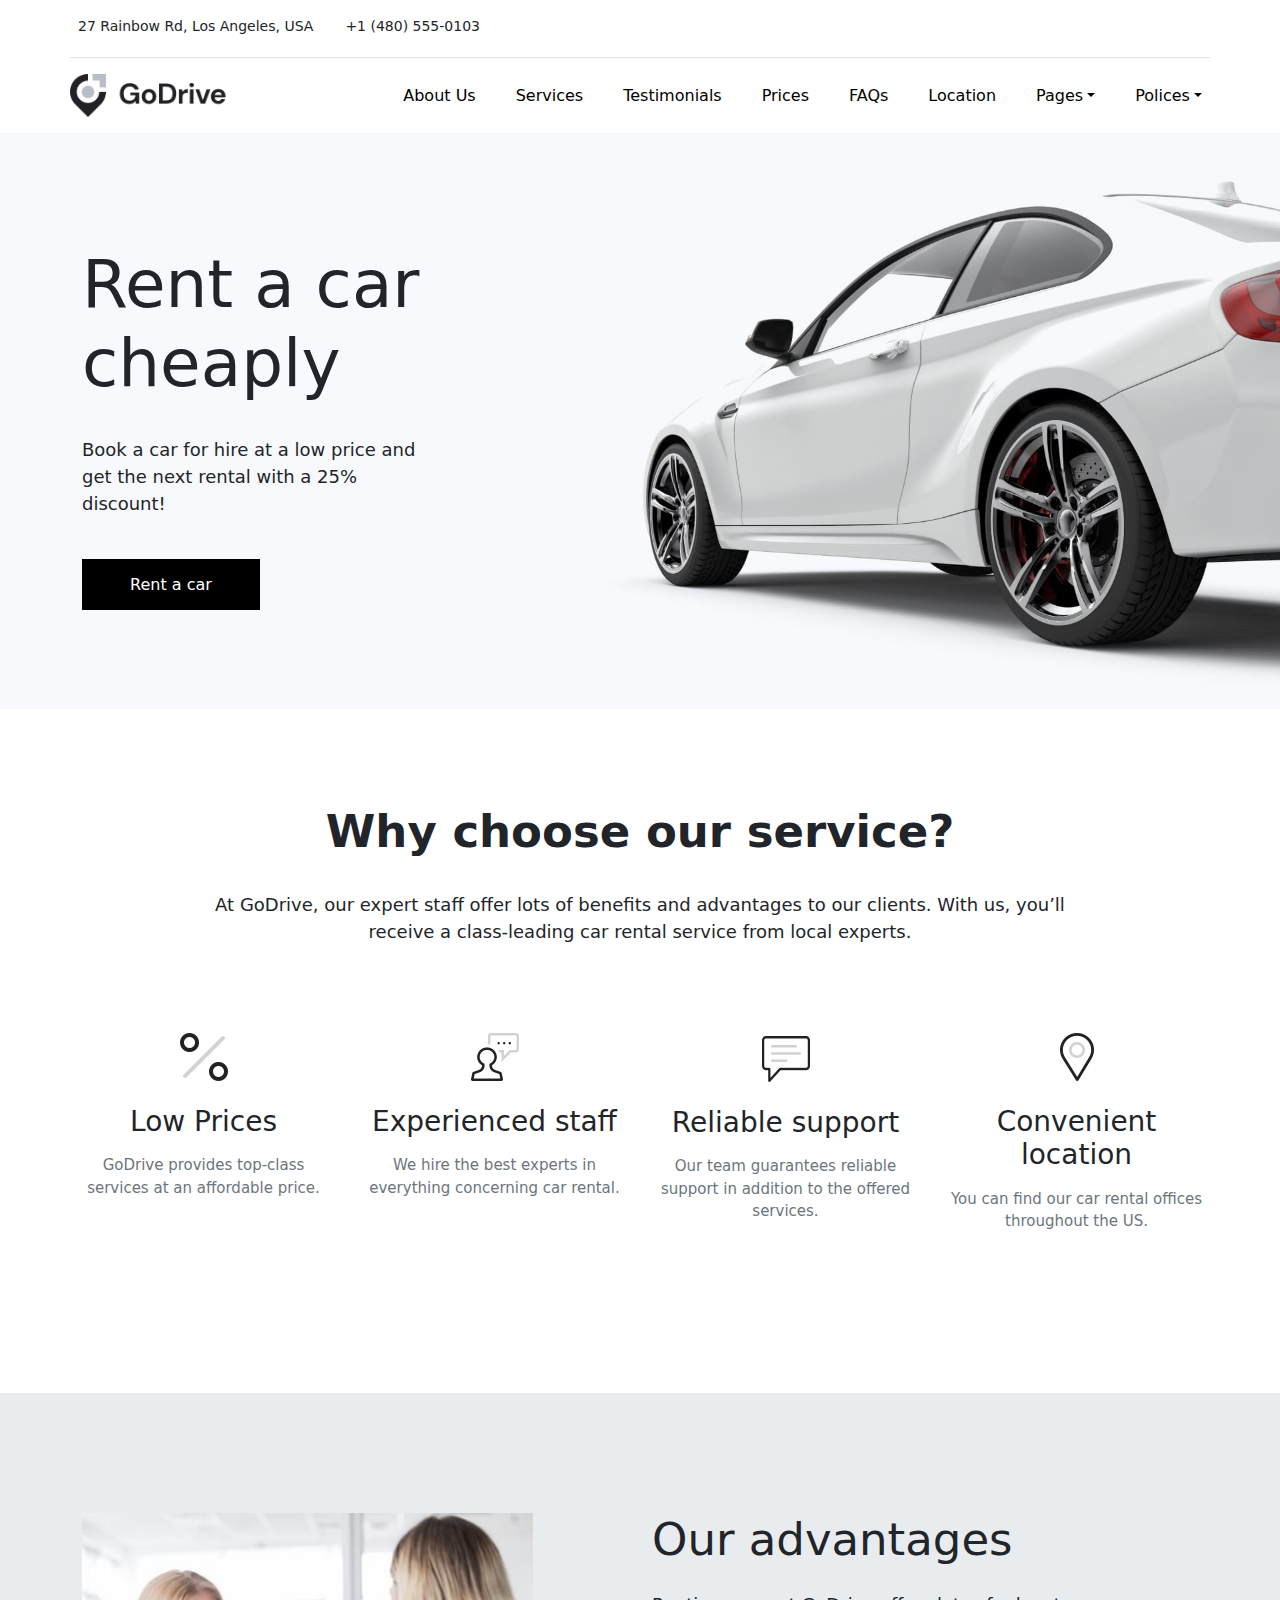
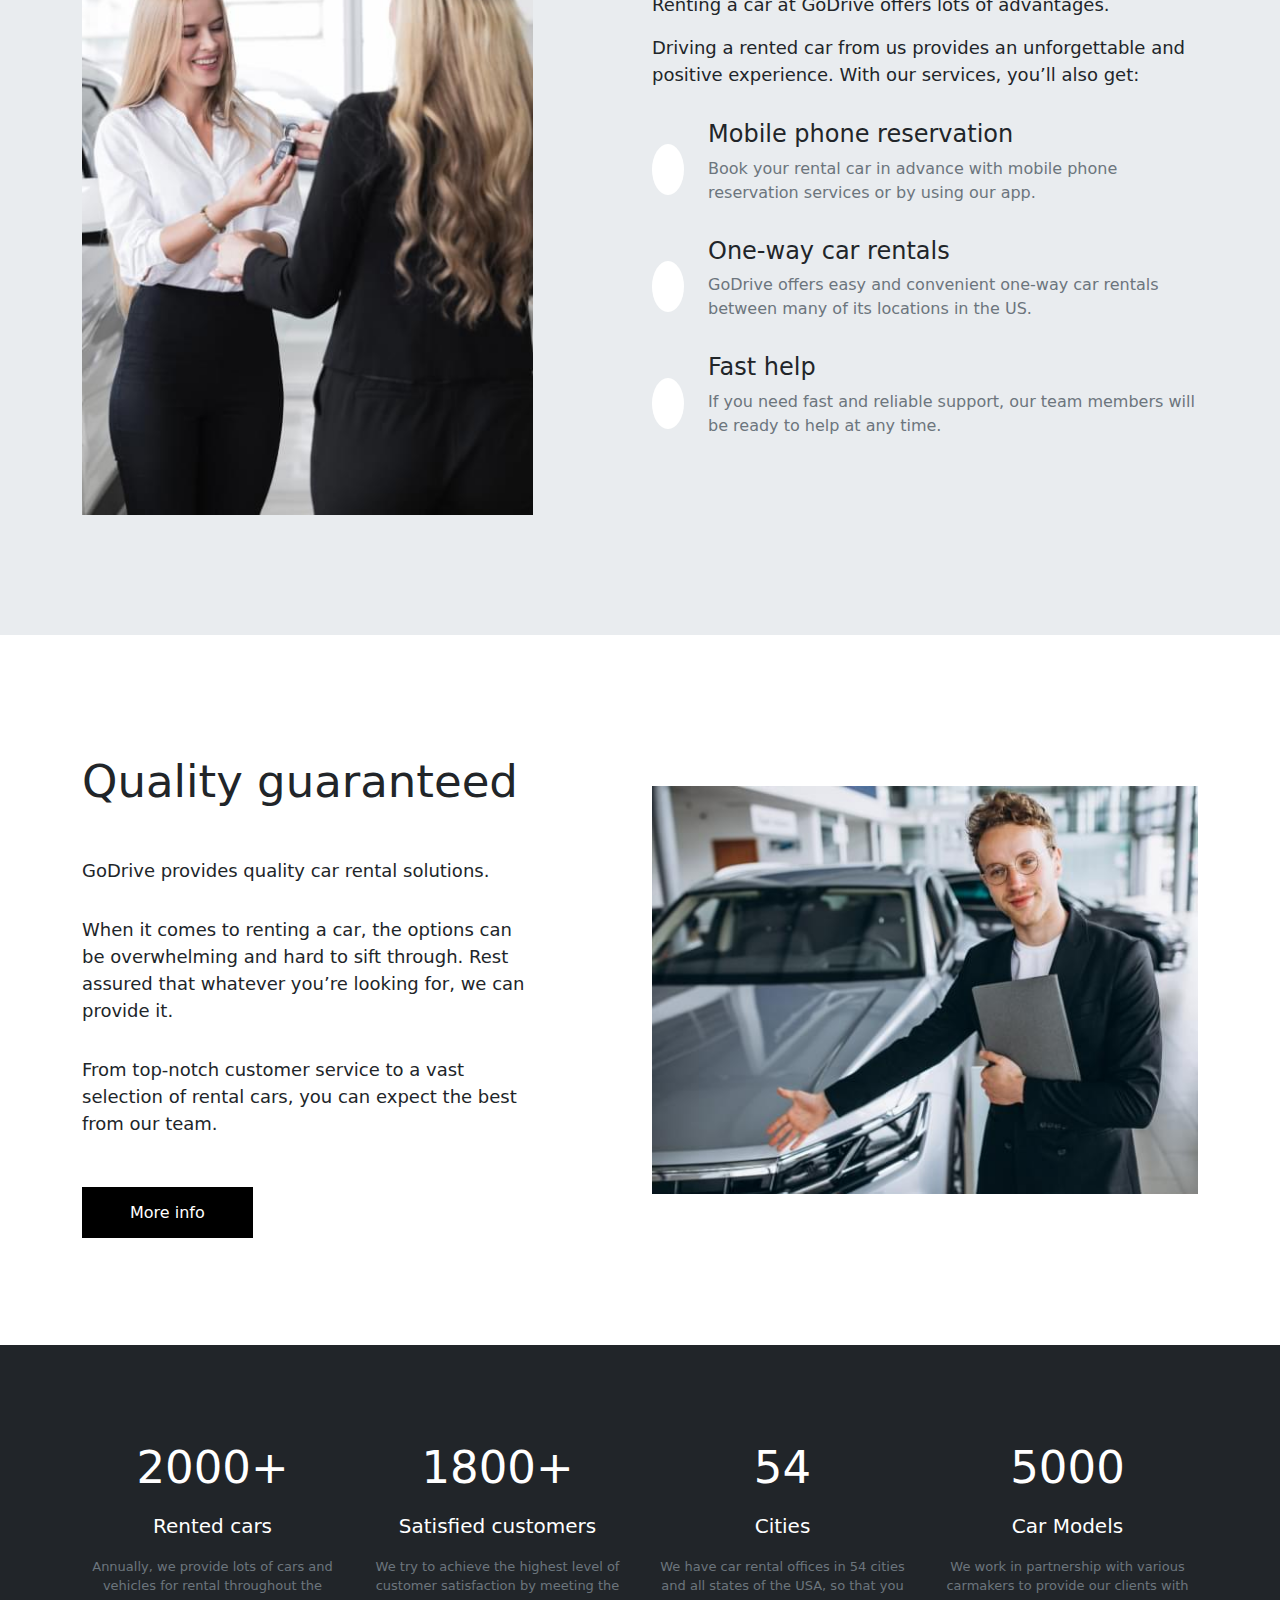
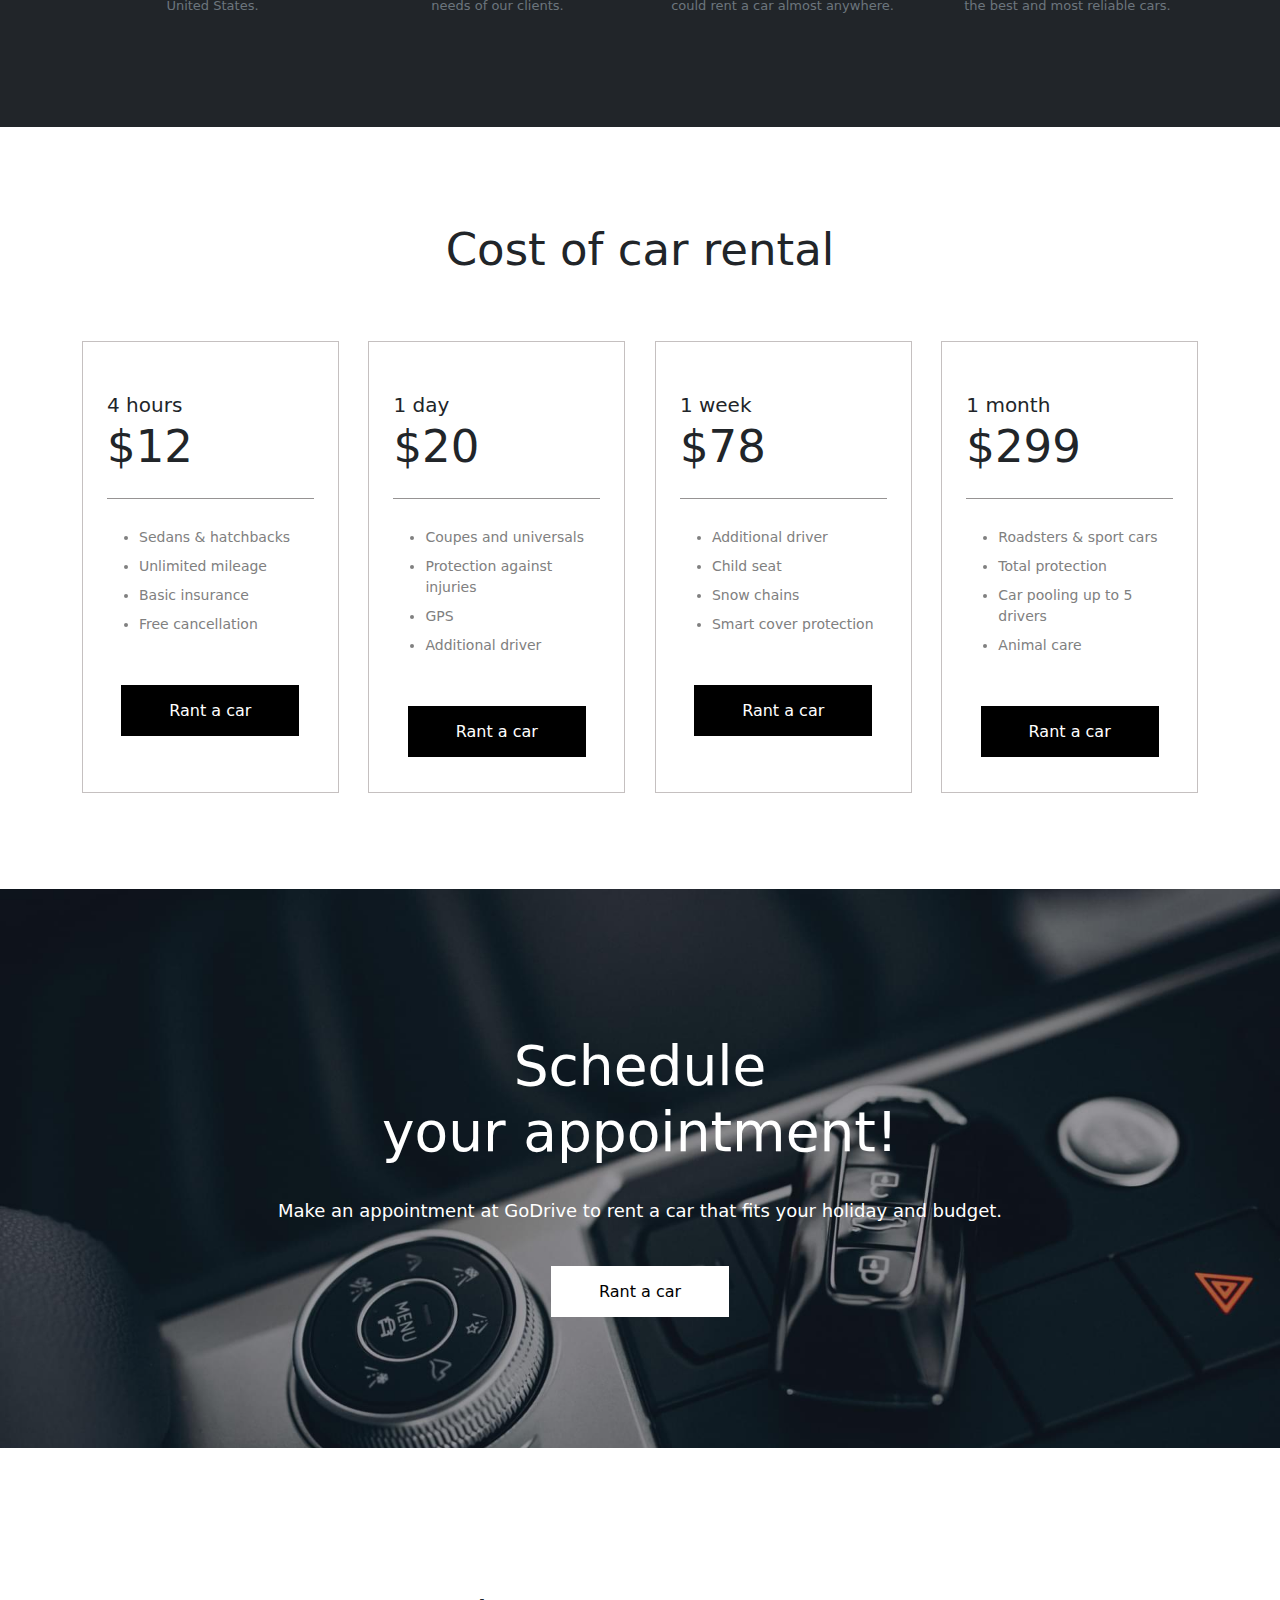
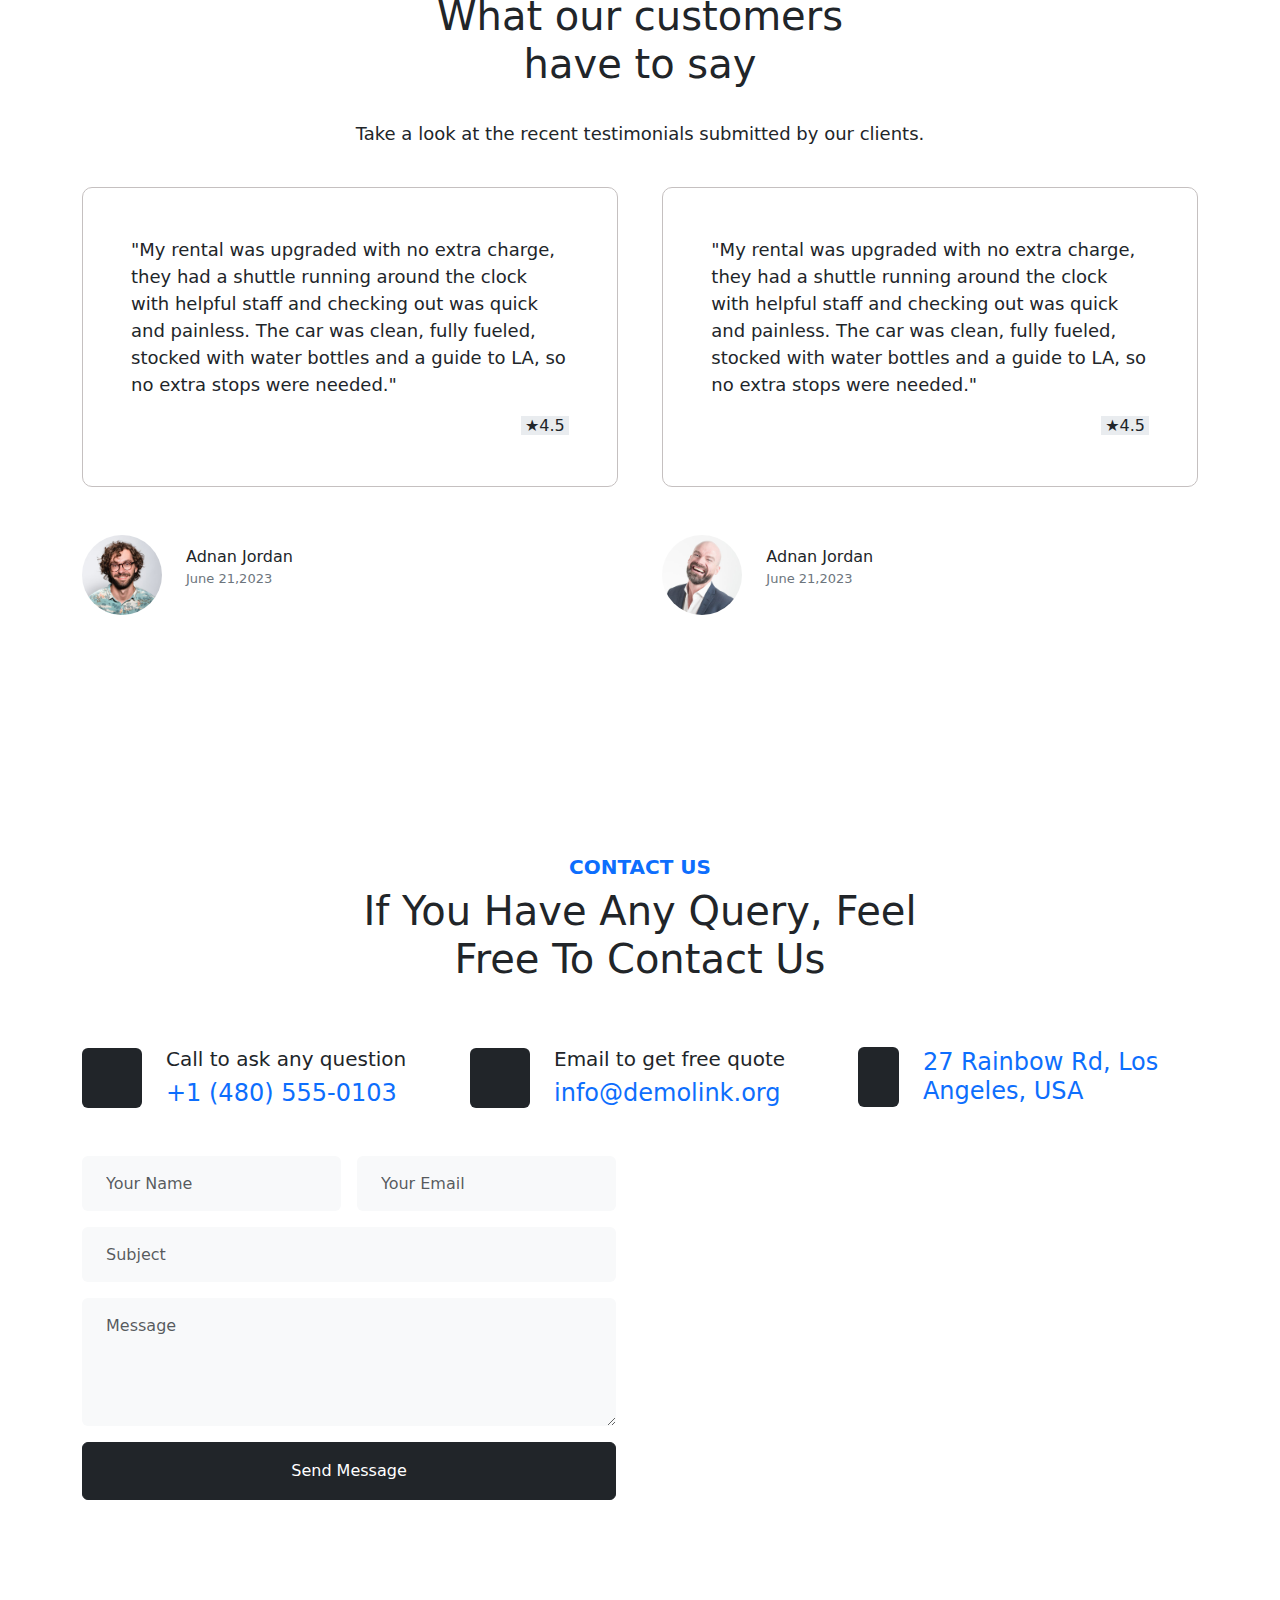
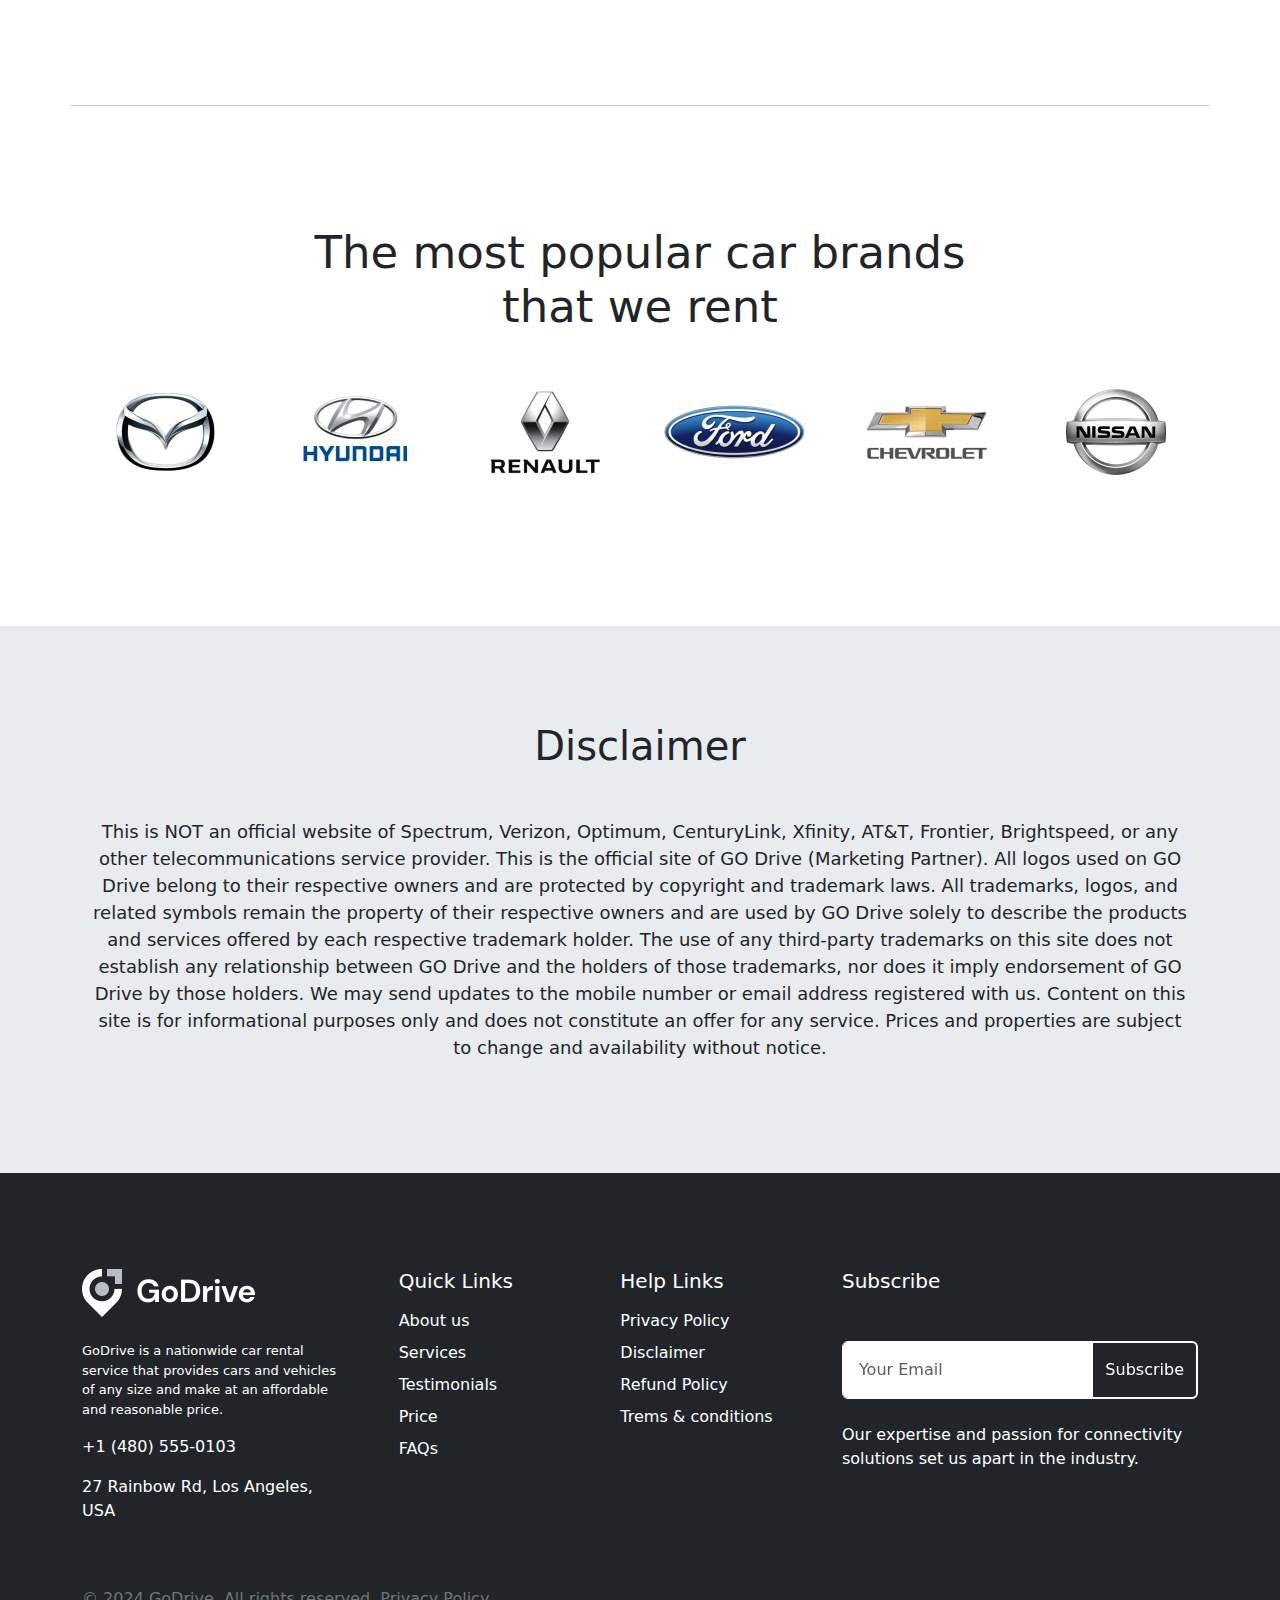
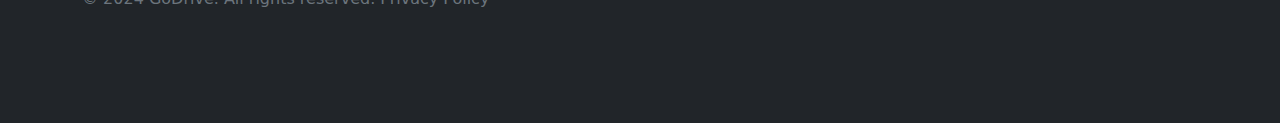
<file: index.html>
<!DOCTYPE html>
<html lang="en">
<head>
    <meta charset="UTF-8">
    <meta name="viewport" content="width=device-width, initial-scale=1.0">
    <link rel="stylesheet" href="https://cdnjs.cloudflare.com/ajax/libs/font-awesome/6.6.0/css/all.min.css" integrity="sha512-Kc323vGBEqzTmouAECnVceyQqyqdsSiqLQISBL29aUW4U/M7pSPA/gEUZQqv1cwx4OnYxTxve5UMg5GT6L4JJg==" crossorigin="anonymous" referrerpolicy="no-referrer" />
    <link href="https://cdn.jsdelivr.net/npm/bootstrap@5.3.3/dist/css/bootstrap.min.css" rel="stylesheet" integrity="sha384-QWTKZyjpPEjISv5WaRU9OFeRpok6YctnYmDr5pNlyT2bRjXh0JMhjY6hW+ALEwIH" crossorigin="anonymous">
    <link rel="stylesheet" href="style.css">
    <script src="https://cdn.jsdelivr.net/npm/@popperjs/core@2.11.8/dist/umd/popper.min.js" integrity="sha384-I7E8VVD/ismYTF4hNIPjVp/Zjvgyol6VFvRkX/vR+Vc4jQkC+hVqc2pM8ODewa9r" crossorigin="anonymous"></script>
    <script src="https://cdn.jsdelivr.net/npm/bootstrap@5.3.3/dist/js/bootstrap.min.js" integrity="sha384-0pUGZvbkm6XF6gxjEnlmuGrJXVbNuzT9qBBavbLwCsOGabYfZo0T0to5eqruptLy" crossorigin="anonymous"></script>
    <title>GoDrive-Car Rental </title>
</head>
<body>
    <div class="container-fluid px-0 p-0 ">

        <!-- navbar start  -->
        
     <!-- Topbar Start -->
  <div class="container-lg   d-none d-lg-block p-0 border-bottom pb-2 pt-1">
    <div class="row  align-items-center justify-content-between ">
        <div class="col-lg-6 text-start text-lg-start mb-2 mb-lg-0 ">
            <div class="d-inline-flex align-items-center" style="height: 45px">
                <small class="me-4  "><i class="fa fa-map-marker-alt me-2 fa-lg" ></i>27 Rainbow Rd, Los Angeles, USA</small>
                <small class=" "><i class="fa-solid fa-phone me-2 fa-lg"></i>+1 (480) 555-0103</small>
                <!-- <a href="https://wa.me/18555982158" class="btn text-black bg-white py-1 px-2 ms-3">9am - 6pm Eastern Time, Mon - Sat</a> -->
            </div>
            
        </div>
        <div class="col-lg-4 text-end  gap-3  text-lg-end d-flex justify-content-end ">
         <div> <a href="/"><i class="fa-brands fa-facebook-f" style="color: #061632;"></i></a></div>
         <div> <a href="/"> <i class="fa-brands fa-youtube" style="color: #061632;"></i></a></div>
         <div> <a href="/"> <i class="fa-brands fa-twitter" style="color: #061632;"></i></a></div>
         <div><a href="/"> <i class="fa-brands fa-instagram" style="color: #061632;"></i></a></div>
        </div>
    </div>
</div>
<!-- Topbar End -->

 <!-- Navbar & Carousel Start -->
  <div class="container-fluid bg-body  position-sticky top-0">

      <div class="container-lg container-fluid px-lg-0 px-sm-5 px-3  p-0 py-3 ">
          <nav class="navbar navbar-expand-lg navbar-dark  py-3 py-lg-0 ">
         <a href="index.html" class="navbar-brand p-0">
             
             
             <h2 class="m-0  text-primary">
                 <img src="./images/logo-default-416x96.png" alt="" width="90%">
                </h2>
            
      </a>
      <button class="navbar-toggler" type="button" data-bs-toggle="collapse" data-bs-target="#navbarCollapse">
          <span class="fa fa-bars "  style="color: #061632; " ></span>
        </button>
        <div class="collapse navbar-collapse" id="navbarCollapse">
            <div class="navbar-nav ms-auto py-0 gap-4 fw-medium">
                <a href="/" class="nav-item nav-link text-black active">About Us</a>
                <a href="#" class="nav-link text-black  " data-bs-toggle="dropdown"> Services</a>
              <a href="#" class="nav-link text-black ">Testimonials</a>
              <a href="/" class="nav-item nav-link text-black">Prices</a>
              <a href="/" class="nav-item nav-link text-black">FAQs</a>
              <a href="/" class="nav-item nav-link text-black">Location</a>
              <div class="nav-item dropdown">
                  <a
                  href="#"
                  class="nav-link text-black dropdown-toggle"
                  data-bs-toggle="dropdown"
                  >Pages</a
                  >
                  <div class="dropdown-menu m-0">
                      <!-- <a href="disclaimer.html" class="dropdown-item ">Disclaimer</a>-->
                    </div>
                </div>
                <div class="nav-item dropdown">
                    <a
                    href="#"
                    class="nav-link text-black dropdown-toggle"
                    data-bs-toggle="dropdown"
                    >Polices</a
                    >
                    <div class="dropdown-menu m-0">
                        <a href="disclaimer.html" class="dropdown-item ">Disclaimer</a>
                        <a href="privacypolicy.html" class="dropdown-item ">Privacy Policy</a>
                        <a href="tremsandcondition.html" class="dropdown-item ">Trems and condition</a>
                        <a href="refundpolicy.html" class="dropdown-item ">Refund Policy</a>
                      </div>
                  </div>
            </div>
        </div>
    </nav>
</div>
</div>
    <!-- navbar end  -->

    <!-- hero sec start  -->
    <div class="container-fluid px-lg-0 px-sm-5 px-3 main py-5">
        <div class="container-lg py-5 my-3 ">
            <div class="row">
                <div class="col-lg-5 col-md-8 col-12">
                    <h1 class="h-10 fw-medium">Rent a car cheaply</h1>
                    <p class="p1  w-75 py-4">Book a car for hire at a low price and get the next rental with a 25% discount!</p>
                    <div class="pt-3"><a href="" class=" text-decoration-none px-5  py-3 link ">Rent a car</a></div>
                </div>
            </div>

        </div>
        
    </div>
    <!-- hero sec end  -->

    <!-- service sec start  -->
     <div class="container-fluid px-lg-0 px-sm-5 px-3 py-5">

         <div class="container-lg py-5  p-0    ">
             <h1 class="h-2 fw-semibold text-center ">Why choose our service?</h1>
             <p class="text-center   mx-auto py-4 p10 fw-medium ">At GoDrive, our expert staff offer lots of benefits and advantages to our clients. With us, you’ll receive a class-leading car rental service from local experts.</p>
             <div class="row py-5 justify-content-center">
                <div class="col-lg-3 col-md-5 text-center">
                    <div><img src="./images/percent-01-48x48.png" alt="" ></div>
                    <h3 class="pb-2 pt-4 ">Low Prices</h3>
                    <p class="text-secondary p2">GoDrive provides top-class services at an affordable price.</p>
                </div>
                 
                <div class="col-lg-3 col-md-5 text-center mt-md-0 mt-4">
                    <div><img src="./images/user-msg-01-48x48.png" alt="" ></div>
                    <h3 class="pb-2 pt-4 ">Experienced staff</h3>
                    <p class="text-secondary p2">We hire the best experts in everything concerning car rental.</p>
                </div>

                <div class="col-lg-3 col-md-5 text-center mt-lg-0 mt-4">
                    <div><img src="./images/msg-01-48x48.png" alt="" ></div>
                    <h3 class="pb-2 pt-4 ">Reliable support</h3>
                    <p class="text-secondary p2">Our team guarantees reliable support in addition to the offered services.                    </p>
                </div>

                <div class="col-lg-3 col-md-5 text-center mt-lg-0 mt-4">
                    <div><img src="./images/marker-01-48x48.png" alt="" ></div>
                    <h3 class="pb-2 pt-4 ">Convenient location</h3>
                    <p class="text-secondary p2">You can find our car rental offices throughout the US.</p>
                </div>
            </div>
        </div>

     </div>
    <!-- service sec end -->

    <!-- advantages sec start  -->
     <div class="container-fluid px-lg-0 px-sm-5 px-3 bg-body-secondary py-5">
        <div class="container-lg py-5 my-4">
            <div class="row justify-content-between align-items-start">

                <div class="col-md-5 col-12">
                    <img src="./images/img-01-460x614.jpg" alt="" class="img-fluid">
                    
                </div>
                <div class="col-md-6 col-sm-10 col-12 mt-md-0 mt-5">
                    <h1 class="h-2">Our advantages</h1>
                    <p class="p1 mt-4">Renting a car at GoDrive offers lots of advantages.</p>
                    <p class="p1">Driving a rented car from us provides an unforgettable and positive experience. With our services, you’ll also get:</p>
                    <div class="d-flex  align-items-center gap-4 pt-3 ">
                       <div> <span class="bg-white p-3 " style="border-radius: 100%;" ><i class="fa-solid fa-check fa-xl"></i></span></div>
                        <div>
                            <h4>Mobile phone reservation</h4>
                            <p class="p3 text-secondary">Book your rental car in advance with mobile phone reservation services or by using our app.</p>
                        </div>
                    </div>
                    <div class="d-flex  align-items-center gap-4 pt-3 ">
                        <div> <span class="bg-white p-3 " style="border-radius: 100%;" ><i class="fa-solid fa-check fa-xl"></i></span></div>
                         <div>
                             <h4>One-way car rentals</h4>
                             <p class="p3 text-secondary">GoDrive offers easy and convenient one-way car rentals between many of its locations in the US.</p>
                         </div>
                     </div>
                     <div class="d-flex  align-items-center gap-4 pt-3 ">
                        <div> <span class="bg-white p-3 " style="border-radius: 100%;" ><i class="fa-solid fa-check fa-xl"></i></span></div>
                         <div>
                             <h4>Fast help</h4>
                             <p class="p3 text-secondary">If you need fast and reliable support, our team members will be ready to help at any time.</p>
                         </div>
                     </div>
                </div>
            </div>
        </div>
     </div>
    <!-- advantages sec end -->

    
    <!-- granted sec start  -->
    <div class="container-fluid px-lg-0 px-sm-5 px-3  py-5">
        <div class="container-lg py-5 my-4">
            <div class="row justify-content-between flex-lg-row flex-column-reverse align-items-center">

                
                <div class="col-lg-5 col-12  mt-lg-0 mt-5">
                    <h1 class="h-2">Quality guaranteed</h1>
                    <p class="p1 fw-medium mt-5">GoDrive provides quality car rental solutions.</p>
                    <p class="p1 fw-medium py-3">When it comes to renting a car, the options can be overwhelming and hard to sift through. Rest assured that whatever you’re looking for, we can provide it.</p>
                    <p class="p1 fw-medium">From top-notch customer service to a vast selection of rental cars, you can expect the best from our team.</p>
                    <div class="pt-5"><a href="" class=" text-decoration-none px-5  py-3 link ">More info</a></div>
                  
                   
                    
                </div>
                <div class="col-lg-6 col-12 ">
                    <img src="./images/img-02-560x418.jpg" alt="" class="img-fluid">
                    
                </div>
            </div>
        </div>
     </div>
    <!-- granted sec end -->

    <!-- counter sec start  -->
     <div class="container-fluid px-lg-0 px-sm-5 px-3 bg-dark py-5">
        <div class="container-lg py-5">
            <div class="row justify-content-between">
                <div class="col-lg-3 col-sm-6 col-12 text-white text-center">
                    <h1 class="h-2 fw-lighter mb-3">2000+</h1>
                    <span class="fw-medium  fs-5">Rented cars</span>
                    <p class="p4  text-secondary mt-3 px-2">Annually, we provide lots of cars and vehicles for rental throughout the United States.</p>
                </div>

                <div class="col-lg-3 col-sm-6 col-12 mt-sm-0 mt-5 text-white text-center">
                    <h1 class="h-2 fw-lighter mb-3">1800+</h1>
                    <span class="fw-medium  fs-5">Satisfied customers</span>
                    <p class="p4  text-secondary mt-3 px-2">We try to achieve the highest level of customer satisfaction by meeting the needs of our clients.</p>
                </div>

                <div class="col-lg-3 col-sm-6 col-12 mt-lg-0 mt-5 text-white text-center">
                    <h1 class="h-2 fw-lighter mb-3">54</h1>
                    <span class="fw-medium  fs-5">Cities</span>
                    <p class="p4  text-secondary mt-3 px-2">We have car rental offices in 54 cities and all states of the USA, so that you could rent a car almost anywhere.</p>
                </div>

                <div class="col-lg-3 col-sm-6 col-12  mt-lg-0 mt-5 text-white text-center">
                    <h1 class="h-2 fw-lighter mb-3">5000</h1>
                    <span class="fw-medium  fs-5">Car Models</span>
                    <p class="p4  text-secondary mt-3 px-2">We work in partnership with various carmakers to provide our clients with the best and most reliable cars.</p>
                </div>
            </div>
        </div>
     </div>
    <!-- counter sec end -->
    
     <!-- price sec start  -->
      <div class="container-fluid px-lg-0 px-sm-5 px-3 py-5">
        <div class="container-lg py-5">
            <h1 class="h-2 text-center">Cost of car rental</h1>
            <div class="sec-card mt-5 pt-3">
                <div class="card-1 px-4 py-5">
                    <span class="fw-medium fs-5">4 hours</span>
                    <h1 class="h-2">$12</h1>
                    <div class="ul-1 mt-4 pt-4">
                        <ul>
                            <li class="mt-1">Sedans & hatchbacks</li>
                            <li class="mt-2">Unlimited mileage</li>
                            <li class="mt-2">Basic insurance</li>
                            <li class="mt-2">Free cancellation</li>
                        </ul>
                    </div>
                    <div class="pt-5 text-center"><a href="" class=" text-decoration-none px-5  py-3 link ">Rant a car</a></div>

                </div>

                <div class="card-1 mt-sm-0 mt-5 px-4 py-5">
                    <span class="fw-medium fs-5">1 day</span>
                    <h1 class="h-2">$20</h1>
                    <div class="ul-1 mt-4 pt-4">
                        <ul>
                            <li class="mt-1">Coupes and universals</li>
                            <li class="mt-2">Protection against injuries</li>
                            <li class="mt-2">GPS</li>
                            <li class="mt-2">Additional driver</li>
                        </ul>
                    </div>
                    <div class="pt-5 text-center"><a href="" class=" text-decoration-none px-5  py-3 link ">Rant a car</a></div>

                </div>

                <div class="card-1 mt-lg-0 mt-5 px-4 py-5">
                    <span class="fw-medium fs-5">1 week</span>
                    <h1 class="h-2">$78</h1>
                    <div class="ul-1 mt-4 pt-4">
                        <ul>
                            <li class="mt-1">Additional driver</li>
                            <li class="mt-2">Child seat</li>
                            <li class="mt-2">Snow chains</li>
                            <li class="mt-2">Smart cover protection
                            </li>
                        </ul>
                    </div>
                    <div class="pt-5 text-center"><a href="" class=" text-decoration-none px-5  py-3 link ">Rant a car</a></div>

                </div>

                <div class="card-1 mt-xl-0 mt-5 px-4 py-5">
                    <span class=" fw-medium fs-5">1 month</span>
                    <h1 class="h-2">$299</h1>
                    <div class="ul-1 mt-4 pt-4">
                        <ul>
                            <li class="mt-1">Roadsters & sport cars</li>
                            <li class="mt-2">Total protection</li>
                            <li class="mt-2">Car pooling up to 5 drivers</li>
                            <li class="mt-2">Animal care</li>
                        </ul>
                    </div>
                    <div class="pt-5 text-center"><a href="" class=" text-decoration-none px-5  py-3 link ">Rant a car</a></div>

                </div>

            </div>

        </div>
      </div>
     <!-- price sec end  -->

     <!-- center sec start  -->
      <div class="container-fluid px-lg-0 px-sm-5 px-3 main1 py-5 text-white">
        <div class="container-lg text-center py-5 my-5">
            <h1 class="h-3">Schedule <br> your appointment!</h1>
            <p class="fw-medium p1 py-4">Make an appointment at GoDrive to rent a car that fits your holiday and budget.</p>
            <div class="pt-3 text-center"><a href="" class=" text-decoration-none px-5  py-3 link1 ">Rant a car</a></div>

        </div>

      </div>
     <!-- center sec end -->

     <!-- clints sec start  -->
      <div class="container-fluid px-lg-0 px-sm-5 px-3 py-5">
        <div class="container-lg py-5 my-5">
            <h1 class="text-center">What our customers <br> have to say</h1>
            <p class="p1  text-center py-4">Take a look at the recent testimonials submitted by our clients.</p>
            <div class="sec-card-2">
                <div class="card-3">
                    <div class="card-2 py-5 px-5 ">
                        <p class="fw-medium p1">"My rental was upgraded with no extra charge, they had a shuttle running around the clock with helpful staff and checking out was quick and painless. The car was clean, fully fueled, stocked with water bottles and a guide to LA, so no extra stops were needed."</p>
                        <div class="text-end mt-2"><span class="bg-body-secondary px-1"> ★4.5</span></div>
                    </div>
                    <div class="d-flex align-items-center gap-4 mt-5">
                        <div ><img src="./images/team-1.jpg" alt="" class="clint"></div>
                        <div>
                            <span class="fw-medium">Adnan Jordan</span>
                            <p class="p4 text-secondary">June 21,2023</p>
                        </div>
                    </div>
                </div>
                
                <div class="card-3 mt-lg-0 mt-5">
                    <div class="card-2 py-5 px-5 ">
                        <p class="fw-medium p1">"My rental was upgraded with no extra charge, they had a shuttle running around the clock with helpful staff and checking out was quick and painless. The car was clean, fully fueled, stocked with water bottles and a guide to LA, so no extra stops were needed."</p>
                        <div class="text-end mt-2"><span class="bg-body-secondary px-1"> ★4.5</span></div>
                    </div>
                    <div class="d-flex align-items-center gap-4 mt-5">
                        <div ><img src="./images/team-2.jpg" alt="" class="clint"></div>
                        <div>
                            <span class="fw-medium">Adnan Jordan</span>
                            <p class="p4 text-secondary">June 21,2023</p>
                        </div>
                    </div>
                </div>

            </div>
        </div>

      </div>
     <!-- clints sec end  -->

     
    <!-- Contact Start -->
    <div class="container-fluid px-lg-0 px-sm-5 px-3 py-5 wow fadeInUp" data-wow-delay="0.1s">
        <div class="container-lg col-12 py-5">
            <div class="section-title text-center  pb-3 mb-5 mx-auto" style="max-width: 600px;">
                <h5 class="fw-bold text-primary text-uppercase">Contact Us</h5>
                <h1 class="mb-0">If You Have Any Query, Feel Free To Contact Us</h1>
            </div>
            <div class="row g-5 mb-5">
                <div class="col-lg-4 col-12">
                    <div class="d-flex align-items-center wow fadeIn" data-wow-delay="0.1s">
                        <div class="bg-dark d-flex align-items-center justify-content-center rounded" style="width: 60px; height: 60px;">
                            <i class="fa fa-phone-alt text-white"></i>
                        </div>
                        <div class="ps-4">
                            <h5 class="mb-2">Call to ask any question</h5>
                            <h4 class="text-primary mb-0">  +1 (480) 555-0103</h4>
                        </div>
                    </div>
                </div>
                <div class="col-lg-4 col-12">
                    <div class="d-flex align-items-center wow fadeIn" data-wow-delay="0.4s">
                        <div class="bg-dark d-flex align-items-center justify-content-center rounded" style="width: 60px; height: 60px;">
                            <i class="fa fa-envelope-open text-white"></i>
                        </div>
                        <div class="ps-4">
                            <h5 class="mb-2">Email to get free quote</h5>
                            <h4 class="text-primary mb-0">  info@demolink.org   </h4>
                        </div>
                    </div>
                </div>
                <div class="col-lg-4">
                    <div class="d-flex align-items-center wow fadeIn" data-wow-delay="0.8s">
                        <div class="bg-dark d-flex align-items-center justify-content-center rounded" style="width: 60px; height: 60px;">
                            <i class="fa fa-map-marker-alt text-white"></i>
                        </div>
                        <div class="ps-4"> 
                            <h4 class="text-primary mb-0">27 Rainbow Rd, Los Angeles, USA</h4>
                        </div>
                    </div>
                </div>
            </div>
            <div class="row g-5">
                <div class="col-lg-6 wow slideInUp" data-wow-delay="0.3s">
                    <form>
                        <div class="row g-3">
                            <div class="col-md-6">
                                <input type="text" class="form-control border-0 bg-light px-4" placeholder="Your Name" style="height: 55px;">
                            </div>
                            <div class="col-md-6">
                                <input type="email" class="form-control border-0 bg-light px-4" placeholder="Your Email" style="height: 55px;">
                            </div>
                            <div class="col-12">
                                <input type="text" class="form-control border-0 bg-light px-4" placeholder="Subject" style="height: 55px;">
                            </div>
                            <div class="col-12">
                                <textarea class="form-control border-0 bg-light px-4 py-3" rows="4" placeholder="Message"></textarea>
                            </div>
                            <div class="col-12">
                                <button class="btn btn-dark w-100 py-3" type="submit">Send Message</button>
                            </div>
                        </div>
                    </form>
                </div>
                <div class="col-lg-6 wow slideInUp" data-wow-delay="0.6s">
                    <iframe class=" rounded w-100 h-100"
                        src="https://www.google.com/maps/embed?pb=!1m18!1m12!1m3!1d3001156.4288297426!2d-78.01371936852176!3d42.72876761954724!2m3!1f0!2f0!3f0!3m2!1i1024!2i768!4f13.1!3m3!1m2!1s0x4ccc4bf0f123a5a9%3A0xddcfc6c1de189567!2sNew%20York%2C%20USA!5e0!3m2!1sen!2sbd!4v1603794290143!5m2!1sen!2sbd"
                        frameborder="0" style="min-height: 350px; border:0;" allowfullscreen="" aria-hidden="false"
                        tabindex="0"></iframe>
                </div>
            </div>
        </div>
    </div>
    <!-- Contact End -->

 

      <!-- brand sec start  -->
       <div class="container-fluid px-lg-0 px-sm-5 px-3  py-5 my-5" >
        <div class="container-lg pb-5  " style="border-top: 1px solid rgb(212, 206, 206) ; padding-top: 120px; " >
            <h1 class="h mx-auto text-center">The most popular car brands that we rent</h1>
            <div class="row justify-content-between mt-5">
                <div class="col-lg-2 col-md-4 col-6  text-center  "><img class="mx-auto img-fluid" src="./images/brand-1-160x100.png" alt=""></div>
                <div class="col-lg-2 col-md-4 col-6  text-center  "><img class="mx-auto img-fluid" src="./images/brand-2-160x100.png" alt=""></div>
                <div class="col-lg-2 col-md-4 col-6  text-center mt-md-0 mt-5 "><img class="mx-auto img-fluid" src="./images/brand-3-160x100.png" alt=""></div>
                <div class="col-lg-2 col-md-4 col-6  text-center mt-lg-0 mt-5 "><img class="mx-auto img-fluid" src="./images/brand-4-160x100.png" alt=""></div>
                <div class="col-lg-2 col-md-4 col-6  text-center mt-lg-0 mt-5  "><img class="mx-auto img-fluid" src="./images/brand-5-160x100.png" alt=""></div>
                <div class="col-lg-2 col-md-4 col-6  text-center mt-lg-0 mt-5 "><img class="mx-auto img-fluid" src="./images/brand-6-160x100.png" alt=""></div>

            </div>
        </div>
       </div>
      <!-- brand sec end -->

      <!-- disclaimer sec start  -->
            <div class="container-fluid bg-body-secondary py-5 ">
                <div class="container text-center py-5">
                    <h1>Disclaimer</h1>
                    <p class="p1 px-2 mt-5">This is NOT an official website of Spectrum, Verizon, Optimum, CenturyLink, Xfinity, AT&T, Frontier, Brightspeed, or any other telecommunications service provider. This is the official site of GO Drive (Marketing Partner). All logos used on GO Drive belong to their respective owners and are protected by copyright and trademark laws. All trademarks, logos, and related symbols remain the property of their respective owners and are used by GO Drive solely to describe the products and services offered by each respective trademark holder. The use of any third-party trademarks on this site does not establish any relationship between GO Drive and the holders of those trademarks, nor does it imply endorsement of GO Drive by those holders. We may send updates to the mobile number or email address registered with us. Content on this site is for informational purposes only and does not constitute an offer for any service. Prices and properties are subject to change and availability without notice.</p>

                </div>

            </div>
      <!-- disclaimer sec send -->


      <!-- footer sec start  -->
       <footer class="container-fluid px-lg-0 px-sm-5 px-3 bg-dark py-5">
        <div class="container-lg py-5">
            <div class="row justify-content-between">
                <div class="col-lg-3 col-md-4 col-sm-7 text-white">
                    <img src="./images/logo-inverse-416x96.png" alt="">
                    <p class="p4 mt-4">GoDrive is a nationwide car rental service that provides cars and vehicles of any size and make at an affordable and reasonable price.</p>
                    <p class="text-white">
                        <a href="" class="text-white text-decoration-none">+1 (480) 555-0103</a>
                    </p>
                    <p class="text-white">
                        27 Rainbow Rd, Los Angeles, USA
                    </p>
                </div>
                <div class="col-lg-2 col-md-3 col-sm-3 mt-sm-0 mt-5 flex-column d-flex">
                    <h5 class="text-white">Quick Links</h5>
                    
                    <a href="/" class="text-decoration-none text-white p3 mt-2">About us  </a>
                    <a href="/" class="text-decoration-none text-white p3 mt-2">Services  </a>
                    <a href="/" class="text-decoration-none text-white p3 mt-2">Testimonials </a>
                    <a href="/" class="text-decoration-none text-white p3 mt-2">Price</a>
                    <a href="/" class="text-decoration-none text-white p3 mt-2">FAQs</a>

                </div>
                <div class="col-lg-2 col-md-3 col-sm-3 mt-md-0 mt-5 flex-column d-flex">
                    <h5 class="text-white">Help Links</h5>
                    
                    <a href="privacypolicy.html" class="text-decoration-none text-white p3 mt-2">Privacy Policy </a>
                    <a href="disclaimer.html" class="text-decoration-none text-white p3 mt-2">Disclaimer  </a>
                    <a href="refundpolicy.html" class="text-decoration-none text-white p3 mt-2">Refund Policy</a>
                    <a href="tremsandcondition.html" class="text-decoration-none text-white p3 mt-2">Trems & conditions</a>

                </div>
                <div class="col-lg-4 col-md-3 col-sm-6 mt-md-0 mt-5 ">
                    <h5 class="text-white">Subscribe</h5>
                    <form action=""  class="mt-5">
                        <div class="input-group">
                          <input
                            type="text"
                            class="form-control border-white p-3"
                            placeholder="Your Email"
                          />
                          <button class="btn btn-white text-white " style="border:2px solid white;" >Subscribe</button>
                        </div>
                      </form>
                      <p class="text-white mt-4">Our expertise and passion for connectivity solutions set us apart in the industry.</p>

                </div>
              
             </div>
             <p class="text-secondary mt-5">© 2024 GoDrive. All rights reserved. Privacy Policy</p>
        </div>
        
       </footer>
      <!-- footer sec end  -->

</div>

</body>
</html>
</file>
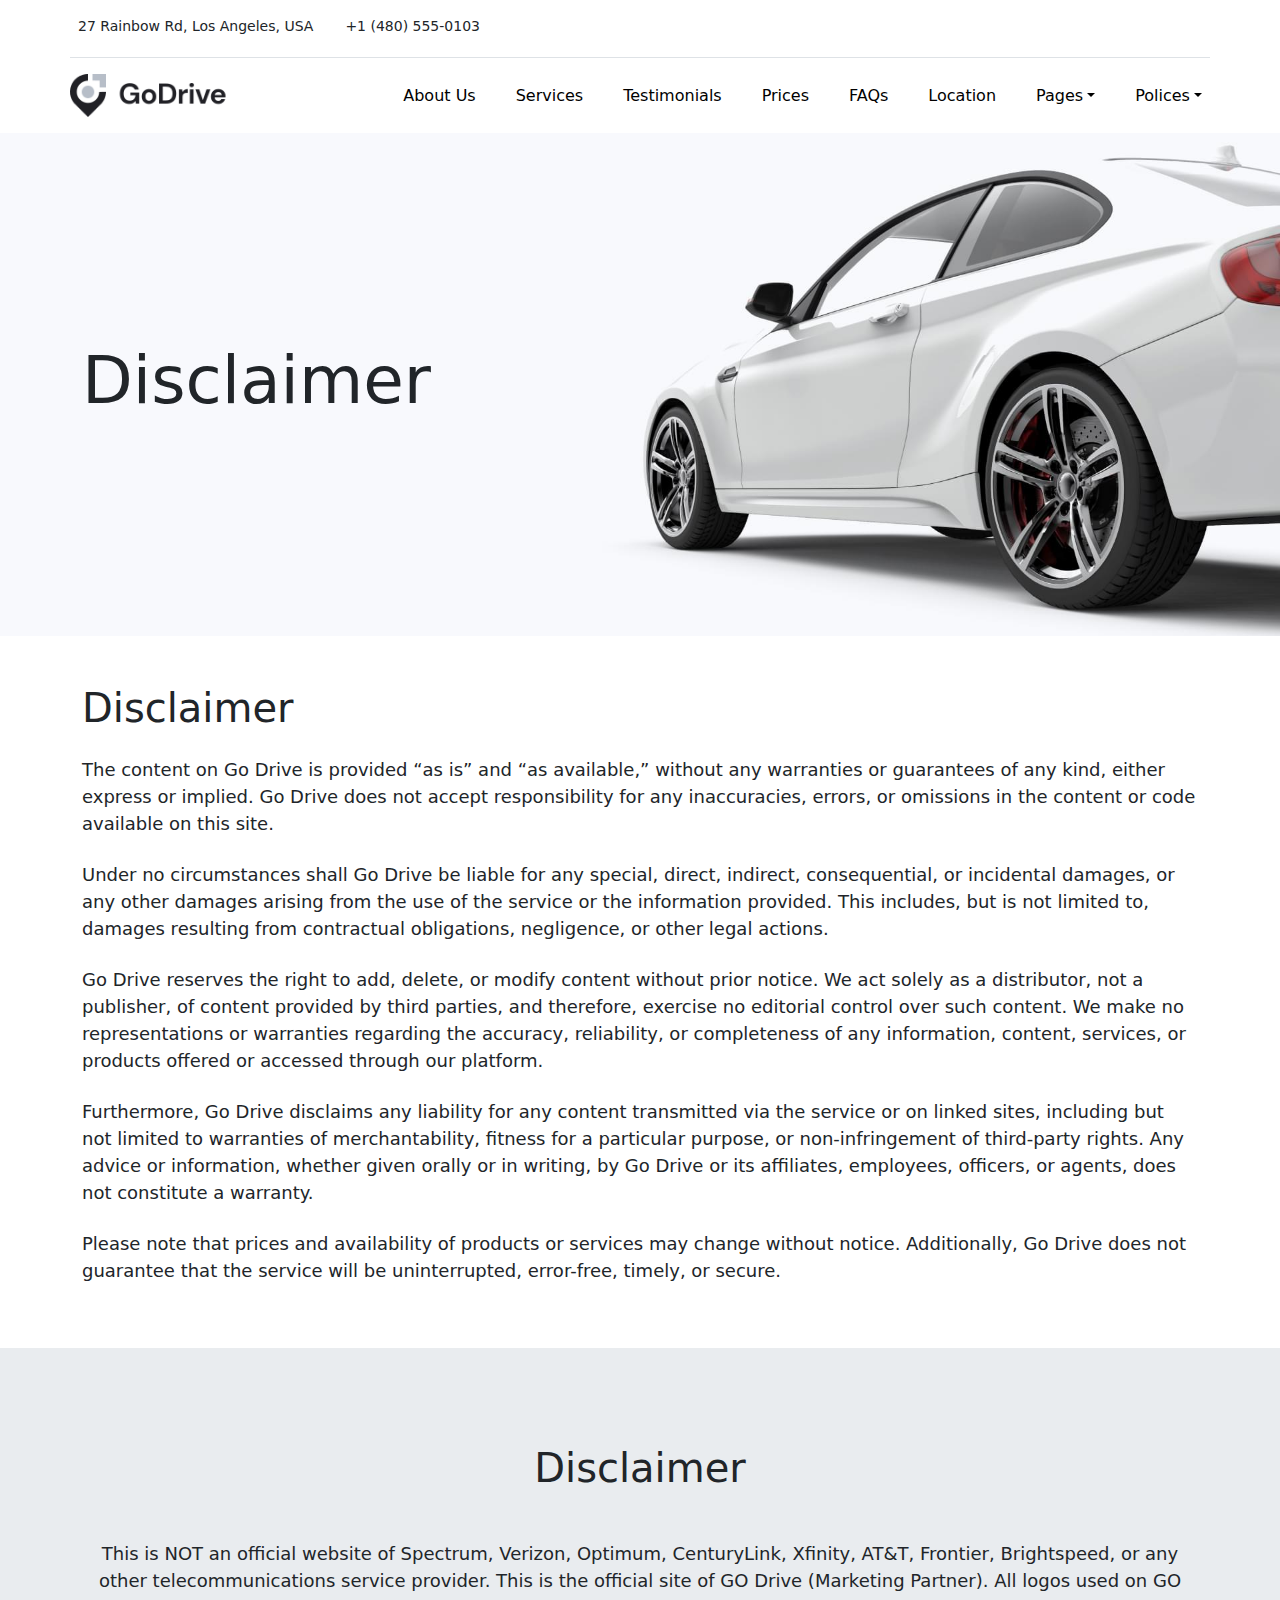
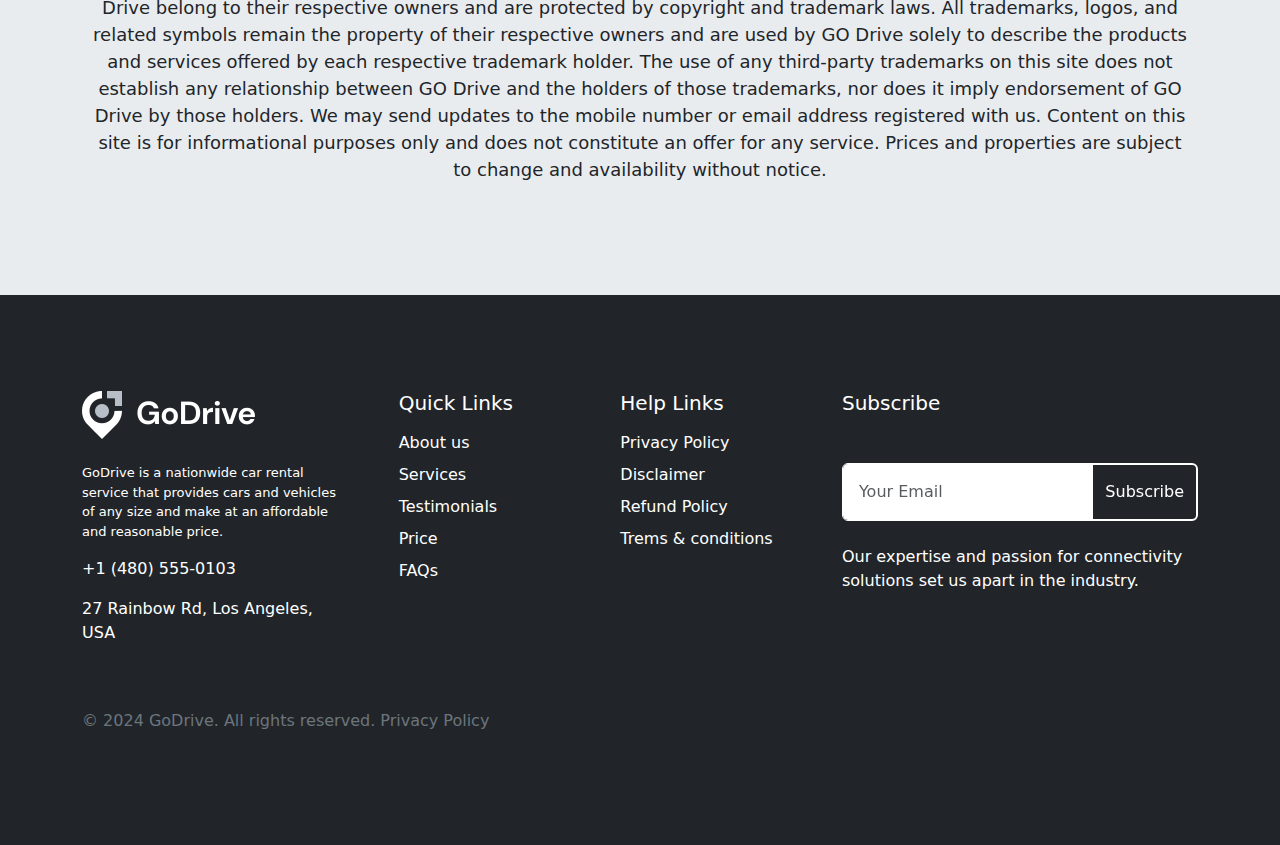
<file: disclaimer.html>
<!DOCTYPE html>
<html lang="en">
<head>
    <meta charset="UTF-8">
    <meta name="viewport" content="width=device-width, initial-scale=1.0">
    <link rel="stylesheet" href="https://cdnjs.cloudflare.com/ajax/libs/font-awesome/6.6.0/css/all.min.css" integrity="sha512-Kc323vGBEqzTmouAECnVceyQqyqdsSiqLQISBL29aUW4U/M7pSPA/gEUZQqv1cwx4OnYxTxve5UMg5GT6L4JJg==" crossorigin="anonymous" referrerpolicy="no-referrer" />
    <link href="https://cdn.jsdelivr.net/npm/bootstrap@5.3.3/dist/css/bootstrap.min.css" rel="stylesheet" integrity="sha384-QWTKZyjpPEjISv5WaRU9OFeRpok6YctnYmDr5pNlyT2bRjXh0JMhjY6hW+ALEwIH" crossorigin="anonymous">
    <link rel="stylesheet" href="style.css">
    <script src="https://cdn.jsdelivr.net/npm/@popperjs/core@2.11.8/dist/umd/popper.min.js" integrity="sha384-I7E8VVD/ismYTF4hNIPjVp/Zjvgyol6VFvRkX/vR+Vc4jQkC+hVqc2pM8ODewa9r" crossorigin="anonymous"></script>
    <script src="https://cdn.jsdelivr.net/npm/bootstrap@5.3.3/dist/js/bootstrap.min.js" integrity="sha384-0pUGZvbkm6XF6gxjEnlmuGrJXVbNuzT9qBBavbLwCsOGabYfZo0T0to5eqruptLy" crossorigin="anonymous"></script>
    <title>GoDrive-Car Rental  disclaimer </title>
</head>
<body>
    <div class="container-fluid px-0 p-0 ">

        <!-- navbar start  -->
        
     <!-- Topbar Start -->
  <div class="container-lg   d-none d-lg-block p-0 border-bottom pb-2 pt-1">
    <div class="row  align-items-center justify-content-between ">
        <div class="col-lg-6 text-start text-lg-start mb-2 mb-lg-0 ">
            <div class="d-inline-flex align-items-center" style="height: 45px">
                <small class="me-4  "><i class="fa fa-map-marker-alt me-2 fa-lg" ></i>27 Rainbow Rd, Los Angeles, USA</small>
                <small class=" "><i class="fa-solid fa-phone me-2 fa-lg"></i>+1 (480) 555-0103</small>
                <!-- <a href="https://wa.me/18555982158" class="btn text-black bg-white py-1 px-2 ms-3">9am - 6pm Eastern Time, Mon - Sat</a> -->
            </div>
            
        </div>
        <div class="col-lg-4 text-end  gap-3  text-lg-end d-flex justify-content-end ">
         <div> <a href="/"><i class="fa-brands fa-facebook-f" style="color: #061632;"></i></a></div>
         <div> <a href="/"> <i class="fa-brands fa-youtube" style="color: #061632;"></i></a></div>
         <div> <a href="/"> <i class="fa-brands fa-twitter" style="color: #061632;"></i></a></div>
         <div><a href="/"> <i class="fa-brands fa-instagram" style="color: #061632;"></i></a></div>
        </div>
    </div>
</div>
<!-- Topbar End -->

 <!-- Navbar & Carousel Start -->
  <div class="container-fluid bg-body  position-sticky top-0">

      <div class="container-lg container-fluid px-lg-0 px-sm-5 px-3  p-0 py-3 ">
          <nav class="navbar navbar-expand-lg navbar-dark  py-3 py-lg-0 ">
         <a href="index.html" class="navbar-brand p-0">
             
             
             <h2 class="m-0  text-primary">
                 <img src="./images/logo-default-416x96.png" alt="" width="90%">
                </h2>
            
      </a>
      <button class="navbar-toggler" type="button" data-bs-toggle="collapse" data-bs-target="#navbarCollapse">
          <span class="fa fa-bars "  style="color: #061632; " ></span>
        </button>
        <div class="collapse navbar-collapse" id="navbarCollapse">
            <div class="navbar-nav ms-auto py-0 gap-4 fw-medium">
                <a href="/" class="nav-item nav-link text-black active">About Us</a>
                <a href="#" class="nav-link text-black  " data-bs-toggle="dropdown"> Services</a>
              <a href="#" class="nav-link text-black ">Testimonials</a>
              <a href="/" class="nav-item nav-link text-black">Prices</a>
              <a href="/" class="nav-item nav-link text-black">FAQs</a>
              <a href="/" class="nav-item nav-link text-black">Location</a>
              <div class="nav-item dropdown">
                  <a
                  href="#"
                  class="nav-link text-black dropdown-toggle"
                  data-bs-toggle="dropdown"
                  >Pages</a
                  >
                  <div class="dropdown-menu m-0">
                      <!-- <a href="disclaimer.html" class="dropdown-item ">Disclaimer</a>-->
                    </div>
                </div>
                <div class="nav-item dropdown">
                    <a
                    href="#"
                    class="nav-link text-black dropdown-toggle"
                    data-bs-toggle="dropdown"
                    >Polices</a
                    >
                    <div class="dropdown-menu m-0">
                        <a href="disclaimer.html" class="dropdown-item ">Disclaimer</a>
                        <a href="privacypolicy.html" class="dropdown-item ">Privacy Policy</a>
                        <a href="tremsandcondition.html" class="dropdown-item ">Trems and condition</a>
                        <a href="refundpolicy.html" class="dropdown-item ">Refund Policy</a>
                      </div>
                  </div>
            </div>
        </div>
    </nav>
</div>
</div>
    <!-- navbar end  -->

    <!-- hero sec start  -->
    <div class="container-fluid px-lg-0 px-sm-5 px-3 main py-5">
        <div class="container-lg py-5 my-3 ">
            <div class="row py-5">
                <div class="col-lg-5 col-md-8 col-12 py-5">
                    <h1 class="h-10 fw-medium">Disclaimer</h1>
                   
                </div>
            </div>

        </div>
        
    </div>
    <!-- hero sec end  -->

    <!-- dis sec page  -->
     <div class="container-fluid py-5">
        <div class="container">
            <h1>Disclaimer</h1>
            <p class="mt-4 p1">The content on Go Drive is provided “as is” and “as available,” without any warranties or guarantees of any kind, either express or implied. Go Drive does not accept responsibility for any inaccuracies, errors, or omissions in the content or code available on this site.</p>
            <p class="mt-4 p1">Under no circumstances shall Go Drive be liable for any special, direct, indirect, consequential, or incidental damages, or any other damages arising from the use of the service or the information provided. This includes, but is not limited to, damages resulting from contractual obligations, negligence, or other legal actions.</p>
            <p class="mt-4 p1">Go Drive reserves the right to add, delete, or modify content without prior notice. We act solely as a distributor, not a publisher, of content provided by third parties, and therefore, exercise no editorial control over such content. We make no representations or warranties regarding the accuracy, reliability, or completeness of any information, content, services, or products offered or accessed through our platform.</p>
            <p class="mt-4 p1">Furthermore, Go Drive disclaims any liability for any content transmitted via the service or on linked sites, including but not limited to warranties of merchantability, fitness for a particular purpose, or non-infringement of third-party rights. Any advice or information, whether given orally or in writing, by Go Drive or its affiliates, employees, officers, or agents, does not constitute a warranty.</p>
            <p class="mt-4 p1">Please note that prices and availability of products or services may change without notice. Additionally, Go Drive does not guarantee that the service will be uninterrupted, error-free, timely, or secure.</p>
        </div>
     </div>
    <!-- dis sec page  -->

      <!-- disclaimer sec start  -->
            <div class="container-fluid bg-body-secondary py-5 ">
                <div class="container text-center py-5">
                    <h1>Disclaimer</h1>
                    <p class="p1 px-2 mt-5">This is NOT an official website of Spectrum, Verizon, Optimum, CenturyLink, Xfinity, AT&T, Frontier, Brightspeed, or any other telecommunications service provider. This is the official site of GO Drive (Marketing Partner). All logos used on GO Drive belong to their respective owners and are protected by copyright and trademark laws. All trademarks, logos, and related symbols remain the property of their respective owners and are used by GO Drive solely to describe the products and services offered by each respective trademark holder. The use of any third-party trademarks on this site does not establish any relationship between GO Drive and the holders of those trademarks, nor does it imply endorsement of GO Drive by those holders. We may send updates to the mobile number or email address registered with us. Content on this site is for informational purposes only and does not constitute an offer for any service. Prices and properties are subject to change and availability without notice.</p>

                </div>

            </div>
      <!-- disclaimer sec send -->


      <!-- footer sec start  -->
       <footer class="container-fluid px-lg-0 px-sm-5 px-3 bg-dark py-5">
        <div class="container-lg py-5">
            <div class="row justify-content-between">
                <div class="col-lg-3 col-md-4 col-sm-7 text-white">
                    <img src="./images/logo-inverse-416x96.png" alt="">
                    <p class="p4 mt-4">GoDrive is a nationwide car rental service that provides cars and vehicles of any size and make at an affordable and reasonable price.</p>
                    <p class="text-white">
                        <a href="" class="text-white text-decoration-none">+1 (480) 555-0103</a>
                    </p>
                    <p class="text-white">
                        27 Rainbow Rd, Los Angeles, USA
                    </p>
                </div>
                <div class="col-lg-2 col-md-3 col-sm-3 mt-sm-0 mt-5 flex-column d-flex">
                    <h5 class="text-white">Quick Links</h5>
                    
                    <a href="/" class="text-decoration-none text-white p3 mt-2">About us  </a>
                    <a href="/" class="text-decoration-none text-white p3 mt-2">Services  </a>
                    <a href="/" class="text-decoration-none text-white p3 mt-2">Testimonials </a>
                    <a href="/" class="text-decoration-none text-white p3 mt-2">Price</a>
                    <a href="/" class="text-decoration-none text-white p3 mt-2">FAQs</a>

                </div>
                <div class="col-lg-2 col-md-3 col-sm-3 mt-md-0 mt-5 flex-column d-flex">
                    <h5 class="text-white">Help Links</h5>
                    
                    <a href="privacypolicy.html" class="text-decoration-none text-white p3 mt-2">Privacy Policy </a>
                    <a href="disclaimer.html" class="text-decoration-none text-white p3 mt-2">Disclaimer  </a>
                    <a href="refundpolicy.html" class="text-decoration-none text-white p3 mt-2">Refund Policy</a>
                    <a href="tremsandcondition.html" class="text-decoration-none text-white p3 mt-2">Trems & conditions</a>

                </div>
                <div class="col-lg-4 col-md-3 col-sm-6 mt-md-0 mt-5 ">
                    <h5 class="text-white">Subscribe</h5>
                    <form action=""  class="mt-5">
                        <div class="input-group">
                          <input
                            type="text"
                            class="form-control border-white p-3"
                            placeholder="Your Email"
                          />
                          <button class="btn btn-white text-white " style="border:2px solid white;" >Subscribe</button>
                        </div>
                      </form>
                      <p class="text-white mt-4">Our expertise and passion for connectivity solutions set us apart in the industry.</p>

                </div>
              
             </div>
             <p class="text-secondary mt-5">© 2024 GoDrive. All rights reserved. Privacy Policy</p>
        </div>
        
       </footer>
      <!-- footer sec end  -->

</div>

</body>
</html>
</file>
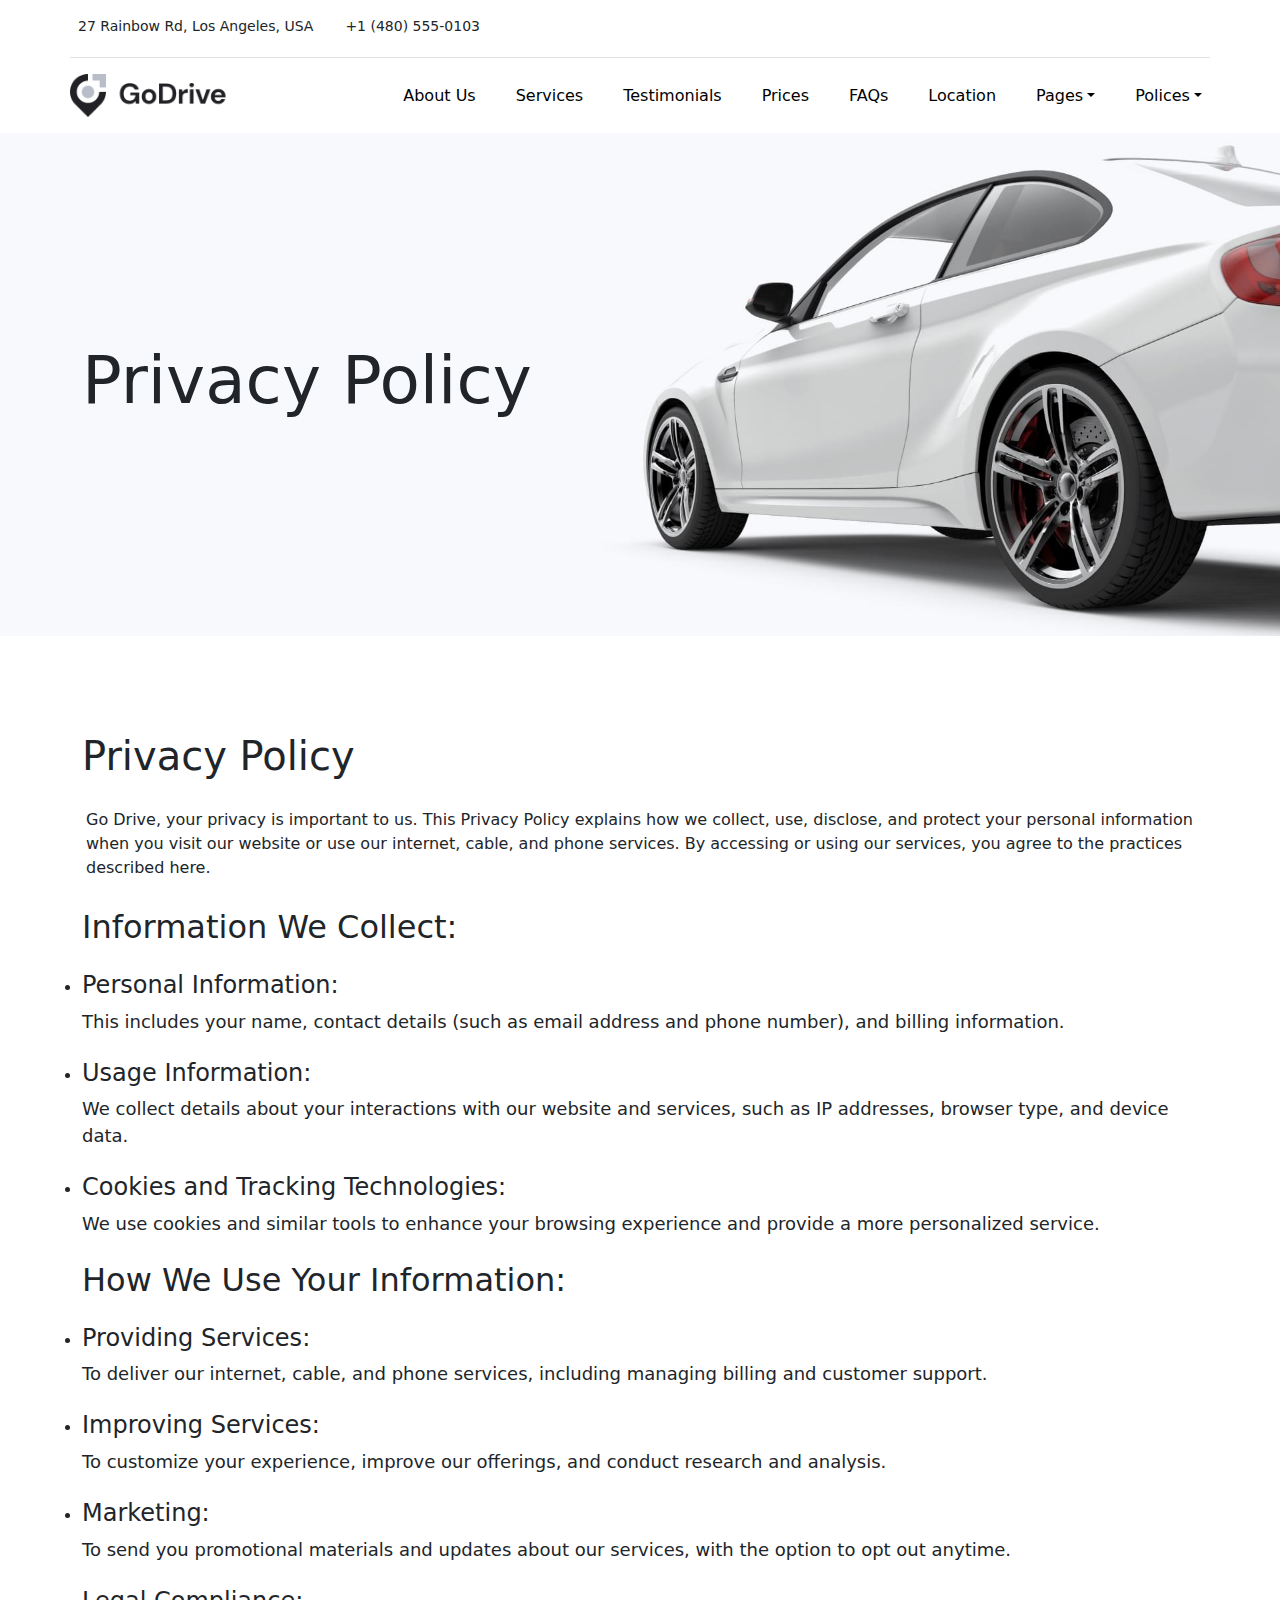
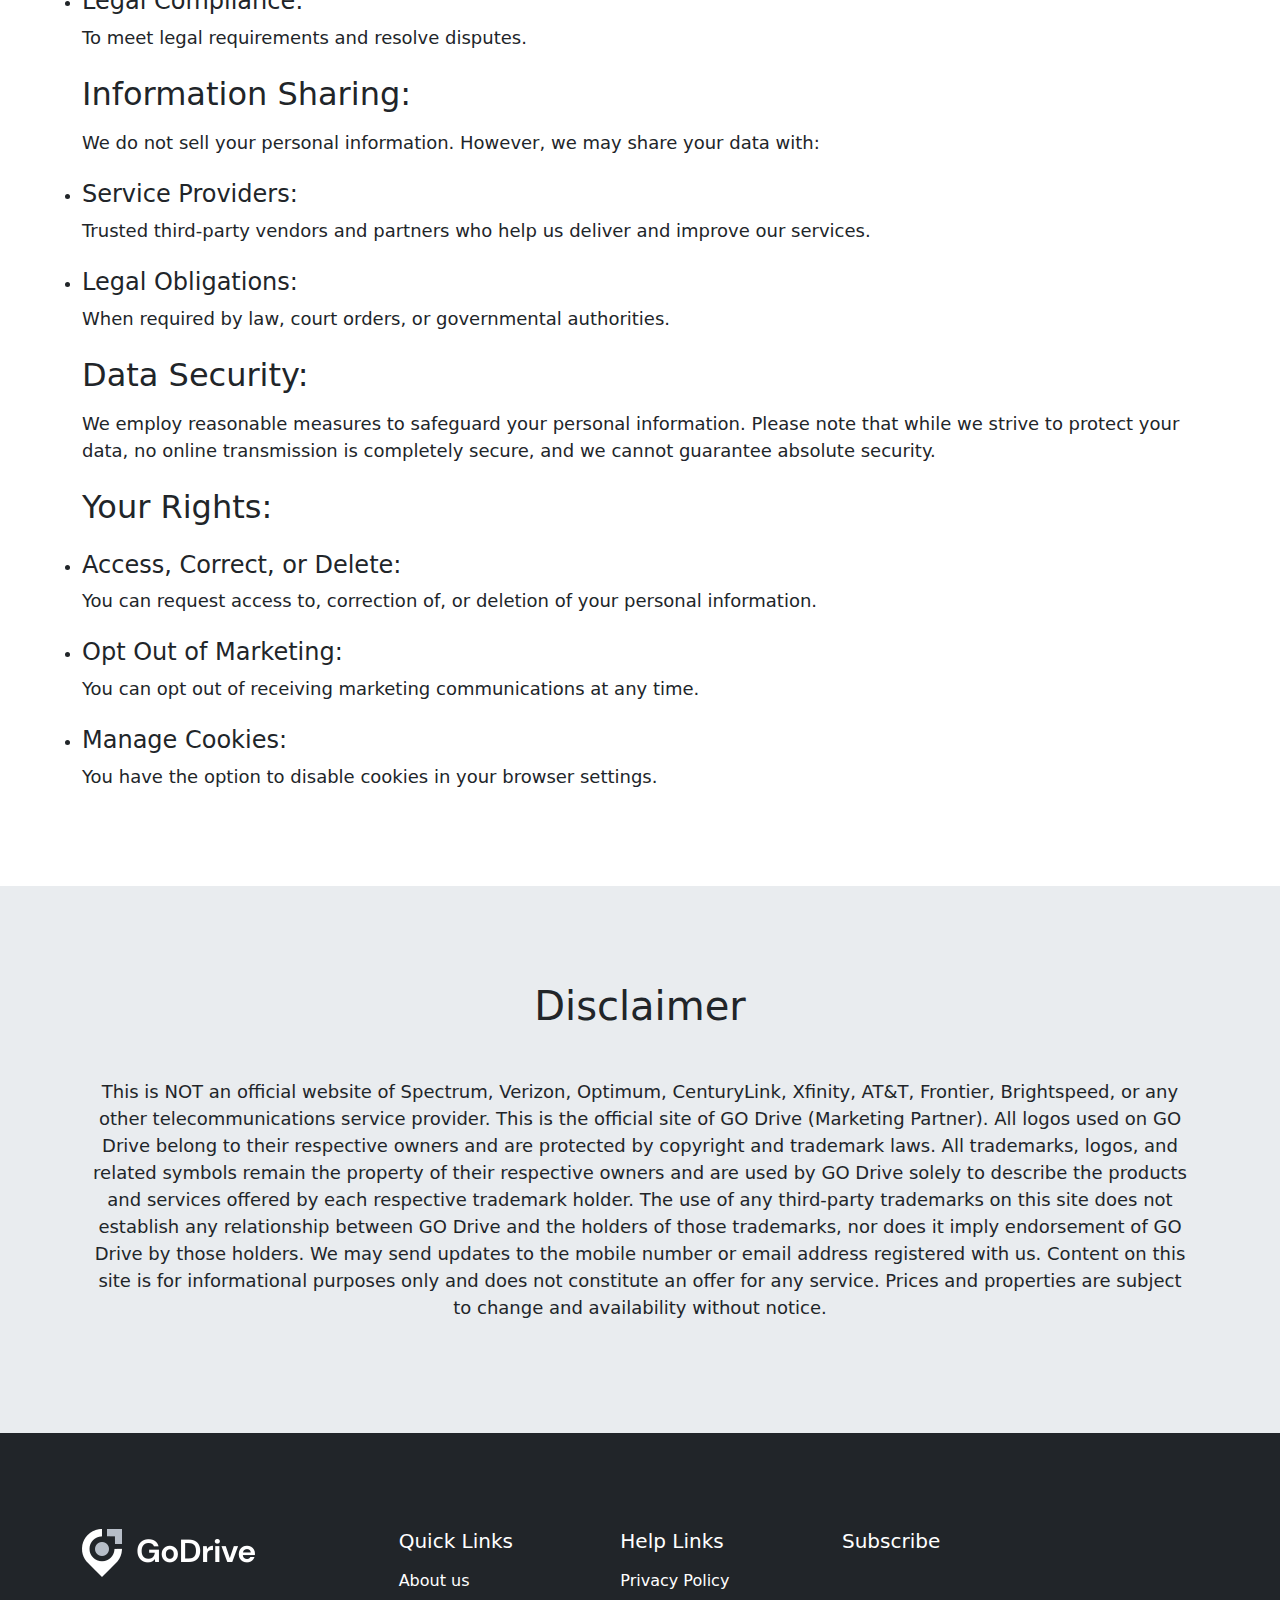
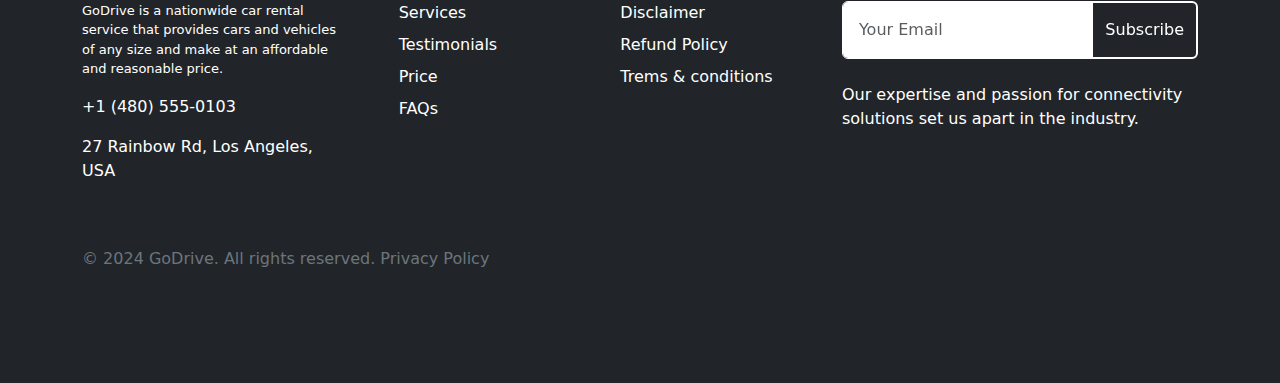
<file: privacypolicy.html>
<!DOCTYPE html>
<html lang="en">
<head>
    <meta charset="UTF-8">
    <meta name="viewport" content="width=device-width, initial-scale=1.0">
    <link rel="stylesheet" href="https://cdnjs.cloudflare.com/ajax/libs/font-awesome/6.6.0/css/all.min.css" integrity="sha512-Kc323vGBEqzTmouAECnVceyQqyqdsSiqLQISBL29aUW4U/M7pSPA/gEUZQqv1cwx4OnYxTxve5UMg5GT6L4JJg==" crossorigin="anonymous" referrerpolicy="no-referrer" />
    <link href="https://cdn.jsdelivr.net/npm/bootstrap@5.3.3/dist/css/bootstrap.min.css" rel="stylesheet" integrity="sha384-QWTKZyjpPEjISv5WaRU9OFeRpok6YctnYmDr5pNlyT2bRjXh0JMhjY6hW+ALEwIH" crossorigin="anonymous">
    <link rel="stylesheet" href="style.css">
    <script src="https://cdn.jsdelivr.net/npm/@popperjs/core@2.11.8/dist/umd/popper.min.js" integrity="sha384-I7E8VVD/ismYTF4hNIPjVp/Zjvgyol6VFvRkX/vR+Vc4jQkC+hVqc2pM8ODewa9r" crossorigin="anonymous"></script>
    <script src="https://cdn.jsdelivr.net/npm/bootstrap@5.3.3/dist/js/bootstrap.min.js" integrity="sha384-0pUGZvbkm6XF6gxjEnlmuGrJXVbNuzT9qBBavbLwCsOGabYfZo0T0to5eqruptLy" crossorigin="anonymous"></script>
    <title>GoDrive-Car Rental  privacy policy</title>
</head>
<body>
    <div class="container-fluid px-0 p-0 ">

        <!-- navbar start  -->
        
     <!-- Topbar Start -->
  <div class="container-lg   d-none d-lg-block p-0 border-bottom pb-2 pt-1">
    <div class="row  align-items-center justify-content-between ">
        <div class="col-lg-6 text-start text-lg-start mb-2 mb-lg-0 ">
            <div class="d-inline-flex align-items-center" style="height: 45px">
                <small class="me-4  "><i class="fa fa-map-marker-alt me-2 fa-lg" ></i>27 Rainbow Rd, Los Angeles, USA</small>
                <small class=" "><i class="fa-solid fa-phone me-2 fa-lg"></i>+1 (480) 555-0103</small>
                <!-- <a href="https://wa.me/18555982158" class="btn text-black bg-white py-1 px-2 ms-3">9am - 6pm Eastern Time, Mon - Sat</a> -->
            </div>
            
        </div>
        <div class="col-lg-4 text-end  gap-3  text-lg-end d-flex justify-content-end ">
         <div> <a href="/"><i class="fa-brands fa-facebook-f" style="color: #061632;"></i></a></div>
         <div> <a href="/"> <i class="fa-brands fa-youtube" style="color: #061632;"></i></a></div>
         <div> <a href="/"> <i class="fa-brands fa-twitter" style="color: #061632;"></i></a></div>
         <div><a href="/"> <i class="fa-brands fa-instagram" style="color: #061632;"></i></a></div>
        </div>
    </div>
</div>
<!-- Topbar End -->

 <!-- Navbar & Carousel Start -->
  <div class="container-fluid bg-body  position-sticky top-0">

      <div class="container-lg container-fluid px-lg-0 px-sm-5 px-3  p-0 py-3 ">
          <nav class="navbar navbar-expand-lg navbar-dark  py-3 py-lg-0 ">
         <a href="index.html" class="navbar-brand p-0">
             
             
             <h2 class="m-0  text-primary">
                 <img src="./images/logo-default-416x96.png" alt="" width="90%">
                </h2>
            
      </a>
      <button class="navbar-toggler" type="button" data-bs-toggle="collapse" data-bs-target="#navbarCollapse">
          <span class="fa fa-bars "  style="color: #061632; " ></span>
        </button>
        <div class="collapse navbar-collapse" id="navbarCollapse">
            <div class="navbar-nav ms-auto py-0 gap-4 fw-medium">
                <a href="/" class="nav-item nav-link text-black active">About Us</a>
                <a href="#" class="nav-link text-black  " data-bs-toggle="dropdown"> Services</a>
              <a href="#" class="nav-link text-black ">Testimonials</a>
              <a href="/" class="nav-item nav-link text-black">Prices</a>
              <a href="/" class="nav-item nav-link text-black">FAQs</a>
              <a href="/" class="nav-item nav-link text-black">Location</a>
              <div class="nav-item dropdown">
                  <a
                  href="#"
                  class="nav-link text-black dropdown-toggle"
                  data-bs-toggle="dropdown"
                  >Pages</a
                  >
                  <div class="dropdown-menu m-0">
                      <!-- <a href="disclaimer.html" class="dropdown-item ">Disclaimer</a>-->
                    </div>
                </div>
                <div class="nav-item dropdown">
                    <a
                    href="#"
                    class="nav-link text-black dropdown-toggle"
                    data-bs-toggle="dropdown"
                    >Polices</a
                    >
                    <div class="dropdown-menu m-0">
                        <a href="disclaimer.html" class="dropdown-item ">Disclaimer</a>
                        <a href="privacypolicy.html" class="dropdown-item ">Privacy Policy</a>
                        <a href="tremsandcondition.html" class="dropdown-item ">Trems and condition</a>
                        <a href="refundpolicy.html" class="dropdown-item ">Refund Policy</a>
                      </div>
                  </div>
            </div>
        </div>
    </nav>
</div>
</div>
    <!-- navbar end  -->

    <!-- hero sec start  -->
    <div class="container-fluid px-lg-0 px-sm-5 px-3 main py-5">
        <div class="container-lg py-5 my-3 ">
            <div class="row py-5">
                <div class="col-12 py-5">
                    <h1 class="h-1 fw-medium">Privacy Policy</h1>
                   
                </div>
            </div>

        </div>
        
    </div>
    <!-- hero sec end  -->

    <!-- dis sec page  -->
     <div class="container-fluid py-5">
        <div class="container py-5">
            <h1>Privacy Policy</h1>
            <p class="mt-4 p-1">Go Drive, your privacy is important to us. This Privacy Policy explains how we collect, use, disclose, and protect your personal information when you visit our website or use our internet, cable, and phone services. By accessing or using our services, you agree to the practices described here.</p>
            <h2 class="mt-4">Information We Collect:</h2>
            <ul class="mt-4 m-0 p-0" >
                <li><h4>Personal Information:</h4></li>
            </ul>
            <p class=" m-0 p-0 p1">This includes your name, contact details (such as email address and phone number), and billing information. </p>
            <ul class="mt-4 m-0 p-0" >
                <li><h4>Usage Information:</h4></li>
            </ul>
            <p class=" m-0 p-0 p1">We collect details about your interactions with our website and services, such as IP addresses, browser type, and device data.</p>
            <ul class="mt-4 m-0 p-0" >
                <li><h4>Cookies and Tracking Technologies:</h4></li>
            </ul>
            <p class=" m-0 p-0 p1">We use cookies and similar tools to enhance your browsing experience and provide a more personalized service.</p>

            <h2 class="mt-4">How We Use Your Information:   </h2>
            <ul class="mt-4 m-0 p-0" >
                <li><h4>Providing Services:</h4></li>
            </ul>
            <p class=" m-0 p-0 p1">To deliver our internet, cable, and phone services, including managing billing and customer support.</p>
            <ul class="mt-4 m-0 p-0" >
                <li><h4>Improving Services:</h4></li>
            </ul>
            <p class=" m-0 p-0 p1">To customize your experience, improve our offerings, and conduct research and analysis.</p>
            <ul class="mt-4 m-0 p-0" >
                <li><h4>Marketing:</h4></li>
            </ul>
            <p class=" m-0 p-0 p1">To send you promotional materials and updates about our services, with the option to opt out anytime.</p>
            <ul class="mt-4 m-0 p-0" >
                <li><h4>Legal Compliance:</h4></li>
            </ul>
            <p class=" m-0 p-0 p1">To meet legal requirements and resolve disputes.</p>

            <h2 class="mt-4">Information Sharing:  </h2>
            <p class="p1 mt-3">We do not sell your personal information. However, we may share your data with:</p>
            <ul class="mt-4 m-0 p-0" >
                <li><h4>Service Providers:</h4></li>
            </ul>
            <p class=" m-0 p-0 p1">Trusted third-party vendors and partners who help us deliver and improve our services.</p>
            <ul class="mt-4 m-0 p-0" >
                <li><h4>Legal Obligations:</h4></li>
            </ul>
            <p class=" m-0 p-0 p1">When required by law, court orders, or governmental authorities.</p>
         
            <h2 class="mt-4">Data Security: </h2>
            <p class="p1 mt-3">We employ reasonable measures to safeguard your personal information. Please note that while we strive to protect your data, no online transmission is completely secure, and we cannot guarantee absolute security.</p>
           

            <h2 class="mt-4">Your Rights: </h2>
            <ul class="mt-4 m-0 p-0" >
                <li><h4>Access, Correct, or Delete:</h4></li>
            </ul>
            <p class=" m-0 p-0 p1">You can request access to, correction of, or deletion of your personal information. </p>
            <ul class="mt-4 m-0 p-0" >
                <li><h4>Opt Out of Marketing:</h4></li>
            </ul>
            <p class=" m-0 p-0 p1">You can opt out of receiving marketing communications at any time.</p>
            <ul class="mt-4 m-0 p-0" >
                <li><h4>Manage Cookies:</h4></li>
            </ul>
            <p class=" m-0 p-0 p1">You have the option to disable cookies in your browser settings.</p>
         
         </div>
     </div>
    <!-- dis sec page  -->

      <!-- disclaimer sec start  -->
            <div class="container-fluid bg-body-secondary py-5 ">
                <div class="container text-center py-5">
                    <h1>Disclaimer</h1>
                    <p class="p1 px-2 mt-5">This is NOT an official website of Spectrum, Verizon, Optimum, CenturyLink, Xfinity, AT&T, Frontier, Brightspeed, or any other telecommunications service provider. This is the official site of GO Drive (Marketing Partner). All logos used on GO Drive belong to their respective owners and are protected by copyright and trademark laws. All trademarks, logos, and related symbols remain the property of their respective owners and are used by GO Drive solely to describe the products and services offered by each respective trademark holder. The use of any third-party trademarks on this site does not establish any relationship between GO Drive and the holders of those trademarks, nor does it imply endorsement of GO Drive by those holders. We may send updates to the mobile number or email address registered with us. Content on this site is for informational purposes only and does not constitute an offer for any service. Prices and properties are subject to change and availability without notice.</p>

                </div>

            </div>
      <!-- disclaimer sec send -->


      <!-- footer sec start  -->
       <footer class="container-fluid px-lg-0 px-sm-5 px-3 bg-dark py-5">
        <div class="container-lg py-5">
            <div class="row justify-content-between">
                <div class="col-lg-3 col-md-4 col-sm-7 text-white">
                    <img src="./images/logo-inverse-416x96.png" alt="">
                    <p class="p4 mt-4">GoDrive is a nationwide car rental service that provides cars and vehicles of any size and make at an affordable and reasonable price.</p>
                    <p class="text-white">
                        <a href="" class="text-white text-decoration-none">+1 (480) 555-0103</a>
                    </p>
                    <p class="text-white">
                        27 Rainbow Rd, Los Angeles, USA
                    </p>
                </div>
                <div class="col-lg-2 col-md-3 col-sm-3 mt-sm-0 mt-5 flex-column d-flex">
                    <h5 class="text-white">Quick Links</h5>
                    
                    <a href="/" class="text-decoration-none text-white p3 mt-2">About us  </a>
                    <a href="/" class="text-decoration-none text-white p3 mt-2">Services  </a>
                    <a href="/" class="text-decoration-none text-white p3 mt-2">Testimonials </a>
                    <a href="/" class="text-decoration-none text-white p3 mt-2">Price</a>
                    <a href="/" class="text-decoration-none text-white p3 mt-2">FAQs</a>

                </div>
                <div class="col-lg-2 col-md-3 col-sm-3 mt-md-0 mt-5 flex-column d-flex">
                    <h5 class="text-white">Help Links</h5>
                    
                    <a href="privacypolicy.html" class="text-decoration-none text-white p3 mt-2">Privacy Policy </a>
                    <a href="disclaimer.html" class="text-decoration-none text-white p3 mt-2">Disclaimer  </a>
                    <a href="refundpolicy.html" class="text-decoration-none text-white p3 mt-2">Refund Policy</a>
                    <a href="tremsandcondition.html" class="text-decoration-none text-white p3 mt-2">Trems & conditions</a>

                </div>
                <div class="col-lg-4 col-md-3 col-sm-6 mt-md-0 mt-5 ">
                    <h5 class="text-white">Subscribe</h5>
                    <form action=""  class="mt-5">
                        <div class="input-group">
                          <input
                            type="text"
                            class="form-control border-white p-3"
                            placeholder="Your Email"
                          />
                          <button class="btn btn-white text-white " style="border:2px solid white;" >Subscribe</button>
                        </div>
                      </form>
                      <p class="text-white mt-4">Our expertise and passion for connectivity solutions set us apart in the industry.</p>

                </div>
              
             </div>
             <p class="text-secondary mt-5">© 2024 GoDrive. All rights reserved. Privacy Policy</p>
        </div>
        
       </footer>
      <!-- footer sec end  -->

</div>

</body>
</html>
</file>
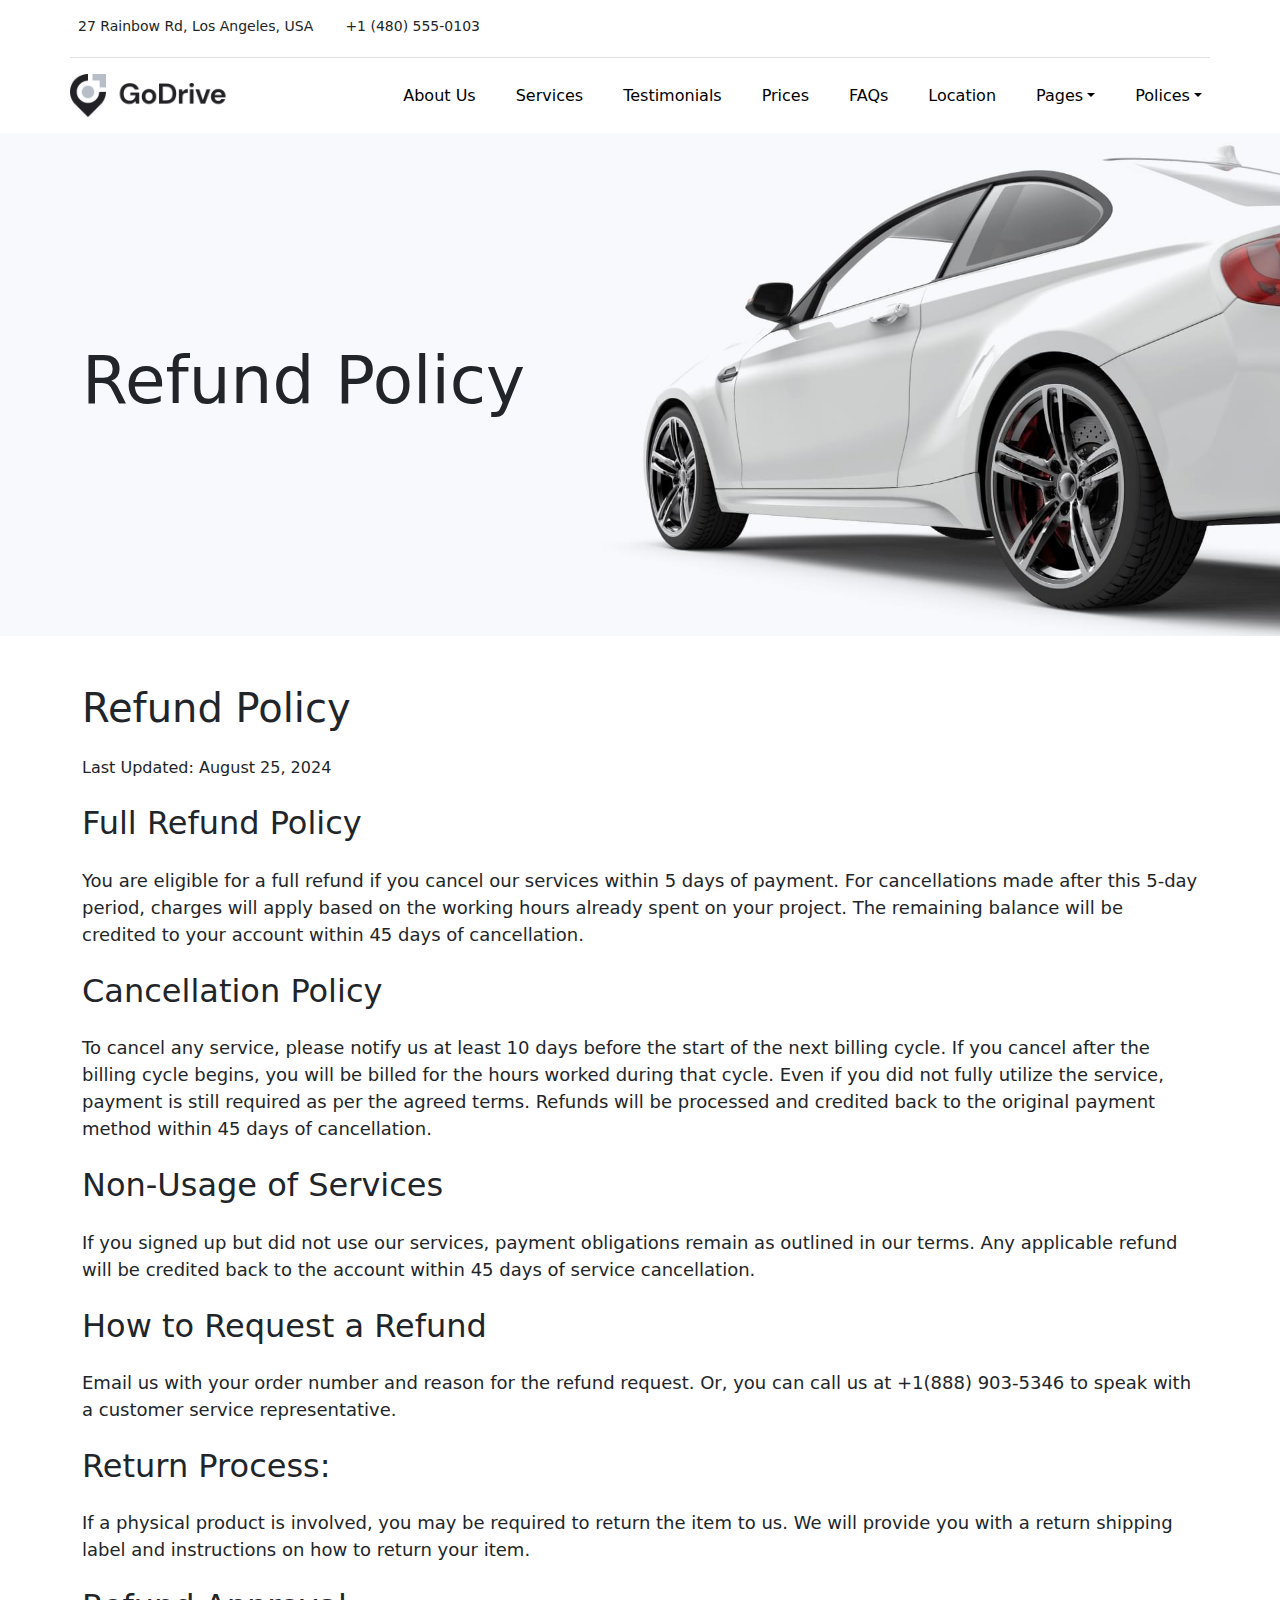
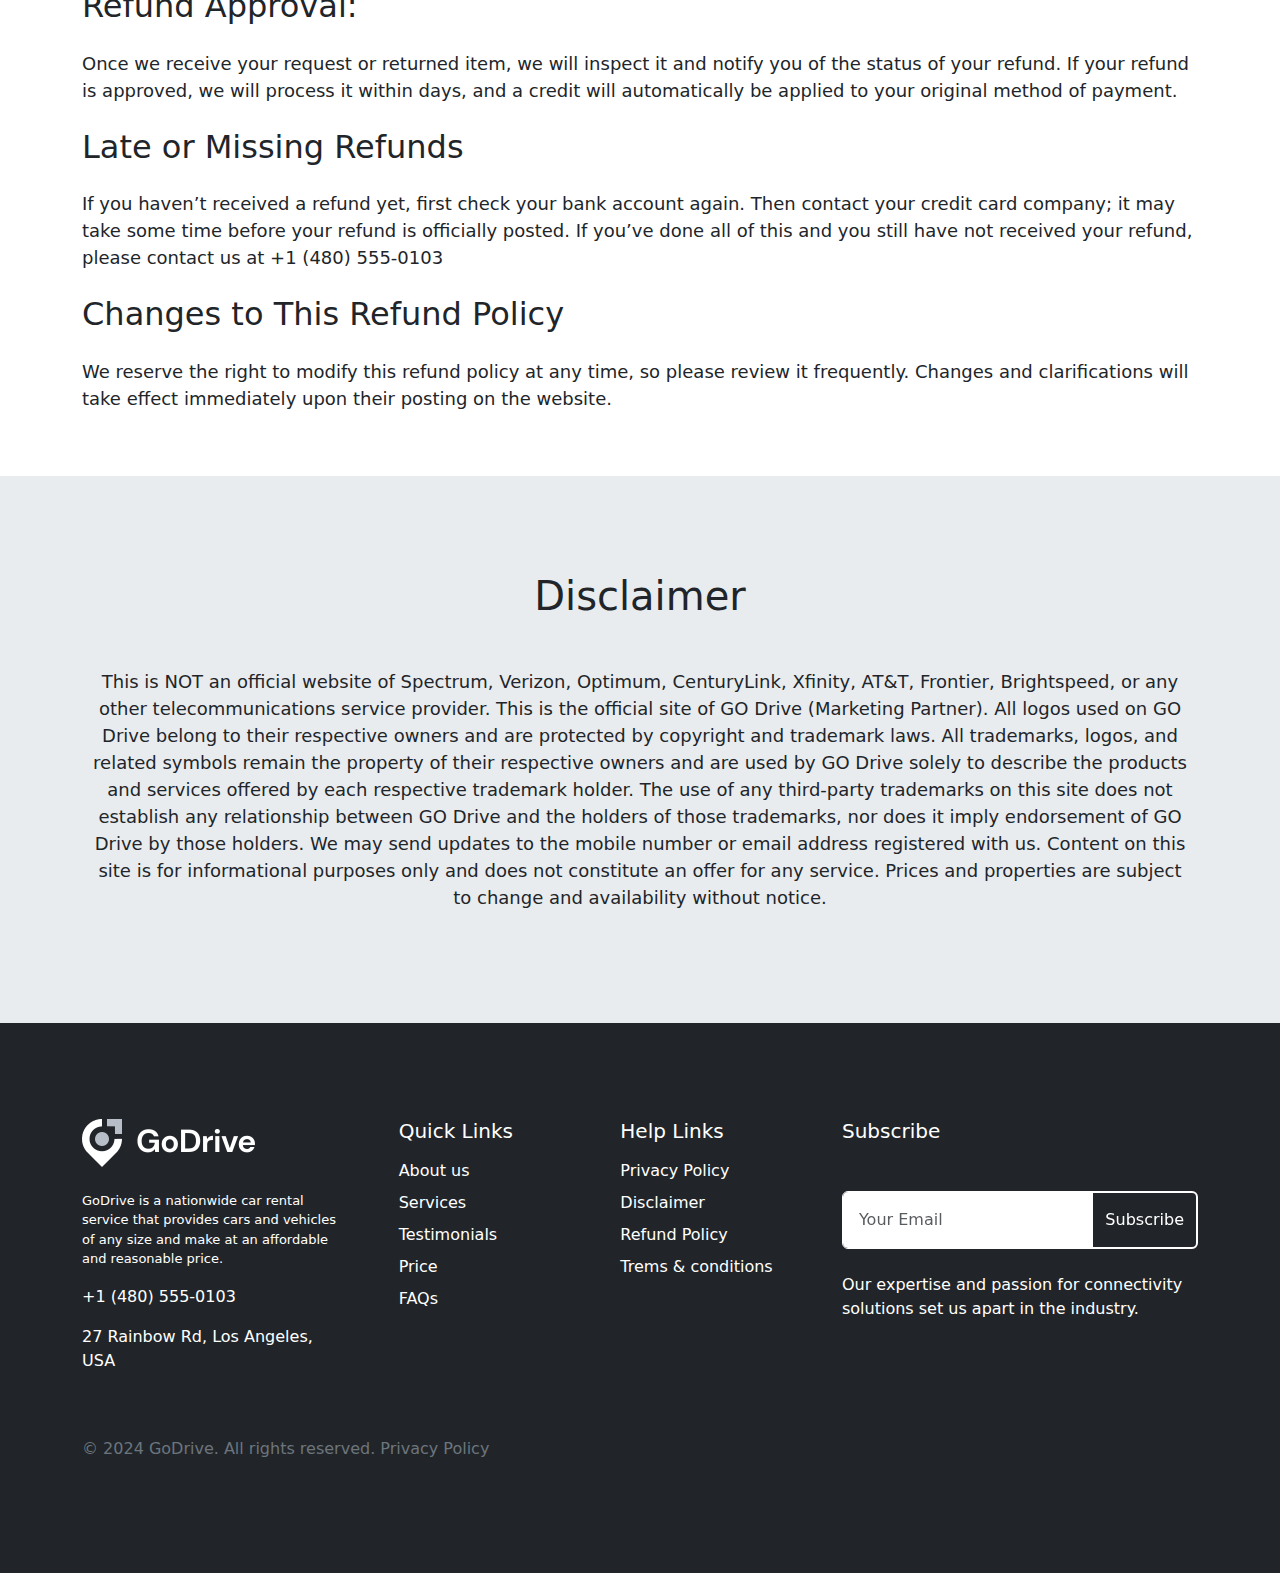
<file: refundpolicy.html>
<!DOCTYPE html>
<html lang="en">
<head>
    <meta charset="UTF-8">
    <meta name="viewport" content="width=device-width, initial-scale=1.0">
    <link rel="stylesheet" href="https://cdnjs.cloudflare.com/ajax/libs/font-awesome/6.6.0/css/all.min.css" integrity="sha512-Kc323vGBEqzTmouAECnVceyQqyqdsSiqLQISBL29aUW4U/M7pSPA/gEUZQqv1cwx4OnYxTxve5UMg5GT6L4JJg==" crossorigin="anonymous" referrerpolicy="no-referrer" />
    <link href="https://cdn.jsdelivr.net/npm/bootstrap@5.3.3/dist/css/bootstrap.min.css" rel="stylesheet" integrity="sha384-QWTKZyjpPEjISv5WaRU9OFeRpok6YctnYmDr5pNlyT2bRjXh0JMhjY6hW+ALEwIH" crossorigin="anonymous">
    <link rel="stylesheet" href="style.css">
    <script src="https://cdn.jsdelivr.net/npm/@popperjs/core@2.11.8/dist/umd/popper.min.js" integrity="sha384-I7E8VVD/ismYTF4hNIPjVp/Zjvgyol6VFvRkX/vR+Vc4jQkC+hVqc2pM8ODewa9r" crossorigin="anonymous"></script>
    <script src="https://cdn.jsdelivr.net/npm/bootstrap@5.3.3/dist/js/bootstrap.min.js" integrity="sha384-0pUGZvbkm6XF6gxjEnlmuGrJXVbNuzT9qBBavbLwCsOGabYfZo0T0to5eqruptLy" crossorigin="anonymous"></script>
    <title>GoDrive-Car Rental  refund policy</title>
</head>
<body>
    <div class="container-fluid px-0 p-0 ">

        <!-- navbar start  -->
        
     <!-- Topbar Start -->
  <div class="container-lg   d-none d-lg-block p-0 border-bottom pb-2 pt-1">
    <div class="row  align-items-center justify-content-between ">
        <div class="col-lg-6 text-start text-lg-start mb-2 mb-lg-0 ">
            <div class="d-inline-flex align-items-center" style="height: 45px">
                <small class="me-4  "><i class="fa fa-map-marker-alt me-2 fa-lg" ></i>27 Rainbow Rd, Los Angeles, USA</small>
                <small class=" "><i class="fa-solid fa-phone me-2 fa-lg"></i>+1 (480) 555-0103</small>
                <!-- <a href="https://wa.me/18555982158" class="btn text-black bg-white py-1 px-2 ms-3">9am - 6pm Eastern Time, Mon - Sat</a> -->
            </div>
            
        </div>
        <div class="col-lg-4 text-end  gap-3  text-lg-end d-flex justify-content-end ">
         <div> <a href="/"><i class="fa-brands fa-facebook-f" style="color: #061632;"></i></a></div>
         <div> <a href="/"> <i class="fa-brands fa-youtube" style="color: #061632;"></i></a></div>
         <div> <a href="/"> <i class="fa-brands fa-twitter" style="color: #061632;"></i></a></div>
         <div><a href="/"> <i class="fa-brands fa-instagram" style="color: #061632;"></i></a></div>
        </div>
    </div>
</div>
<!-- Topbar End -->

 <!-- Navbar & Carousel Start -->
  <div class="container-fluid bg-body  position-sticky top-0">

      <div class="container-lg container-fluid px-lg-0 px-sm-5 px-3  p-0 py-3 ">
          <nav class="navbar navbar-expand-lg navbar-dark  py-3 py-lg-0 ">
         <a href="index.html" class="navbar-brand p-0">
             
             
             <h2 class="m-0  text-primary">
                 <img src="./images/logo-default-416x96.png" alt="" width="90%">
                </h2>
            
      </a>
      <button class="navbar-toggler" type="button" data-bs-toggle="collapse" data-bs-target="#navbarCollapse">
          <span class="fa fa-bars "  style="color: #061632; " ></span>
        </button>
        <div class="collapse navbar-collapse" id="navbarCollapse">
            <div class="navbar-nav ms-auto py-0 gap-4 fw-medium">
                <a href="/" class="nav-item nav-link text-black active">About Us</a>
                <a href="#" class="nav-link text-black  " data-bs-toggle="dropdown"> Services</a>
              <a href="#" class="nav-link text-black ">Testimonials</a>
              <a href="/" class="nav-item nav-link text-black">Prices</a>
              <a href="/" class="nav-item nav-link text-black">FAQs</a>
              <a href="/" class="nav-item nav-link text-black">Location</a>
              <div class="nav-item dropdown">
                  <a
                  href="#"
                  class="nav-link text-black dropdown-toggle"
                  data-bs-toggle="dropdown"
                  >Pages</a
                  >
                  <div class="dropdown-menu m-0">
                      <!-- <a href="disclaimer.html" class="dropdown-item ">Disclaimer</a>-->
                    </div>
                </div>
                <div class="nav-item dropdown">
                    <a
                    href="#"
                    class="nav-link text-black dropdown-toggle"
                    data-bs-toggle="dropdown"
                    >Polices</a
                    >
                    <div class="dropdown-menu m-0">
                        <a href="disclaimer.html" class="dropdown-item ">Disclaimer</a>
                        <a href="privacypolicy.html" class="dropdown-item ">Privacy Policy</a>
                        <a href="tremsandcondition.html" class="dropdown-item ">Trems and condition</a>
                        <a href="refundpolicy.html" class="dropdown-item ">Refund Policy</a>
                      </div>
                  </div>
            </div>
        </div>
    </nav>
</div>
</div>
    <!-- navbar end  -->

    <!-- hero sec start  -->
    <div class="container-fluid px-lg-0 px-sm-5 px-3 main py-5">
        <div class="container-lg py-5 my-3 ">
            <div class="row py-5">
                <div class="col-12 py-5">
                    <h1 class="h-1 fw-medium">Refund Policy</h1>
                   
                </div>
            </div>

        </div>
        
    </div>
    <!-- hero sec end  -->

    <!-- dis sec page  -->
     <div class="container-fluid py-5">
        <div class="container">
            <h1>Refund Policy</h1>
            <p class="mt-4">Last Updated: August 25, 2024</p>
            <h2 class="mt-4">Full Refund Policy</h2>
            <p class="mt-4 p1">You are eligible for a full refund if you cancel our services within 5 days of payment. For cancellations made after this 5-day period, charges will apply based on the working hours already spent on your project. The remaining balance will be credited to your account within 45 days of cancellation.</p>
            <h2 class="mt-4">Cancellation Policy</h2>
            <p class="mt-4 p1">To cancel any service, please notify us at least 10 days before the start of the next billing cycle. If you cancel after the billing cycle begins, you will be billed for the hours worked during that cycle. Even if you did not fully utilize the service, payment is still required as per the agreed terms. Refunds will be processed and credited back to the original payment method within 45 days of cancellation.</p>
            <h2 class="mt-4">Non-Usage of Services</h2>
            <p class="mt-4 p1">If you signed up but did not use our services, payment obligations remain as outlined in our terms. Any applicable refund will be credited back to the account within 45 days of service cancellation.</p>
            <h2 class="mt-4">How to Request a Refund</h2>
            <p class="mt-4 p1">Email us with your order number and reason for the refund request. Or, you can call us at +1(888) 903-5346 to speak with a customer service representative.</p>
            <h2 class="mt-4">Return Process:</h2>
            <p class="mt-4 p1">If a physical product is involved, you may be required to return the item to us. We will provide you with a return shipping label and instructions on how to return your item.   </p>
            <h2 class="mt-4">Refund Approval:</h2>
            <p class="mt-4 p1">Once we receive your request or returned item, we will inspect it and notify you of the status of your refund. If your refund is approved, we will process it within days, and a credit will automatically be applied to your original method of payment.</p>
            <h2 class="mt-4">Late or Missing Refunds</h2>
            <p class="mt-4 p1">If you haven’t received a refund yet, first check your bank account again. Then contact your credit card company; it may take some time before your refund is officially posted. If you’ve done all of this and you still have not received your refund, please contact us at +1 (480) 555-0103</p>
            <h2 class="mt-4">Changes to This Refund Policy</h2>
            <p class="mt-4 p1">We reserve the right to modify this refund policy at any time, so please review it frequently. Changes and clarifications will take effect immediately upon their posting on the website.</p>
         </div>
     </div>
    <!-- dis sec page  -->

      <!-- disclaimer sec start  -->
            <div class="container-fluid bg-body-secondary py-5 ">
                <div class="container text-center py-5">
                    <h1>Disclaimer</h1>
                    <p class="p1 px-2 mt-5">This is NOT an official website of Spectrum, Verizon, Optimum, CenturyLink, Xfinity, AT&T, Frontier, Brightspeed, or any other telecommunications service provider. This is the official site of GO Drive (Marketing Partner). All logos used on GO Drive belong to their respective owners and are protected by copyright and trademark laws. All trademarks, logos, and related symbols remain the property of their respective owners and are used by GO Drive solely to describe the products and services offered by each respective trademark holder. The use of any third-party trademarks on this site does not establish any relationship between GO Drive and the holders of those trademarks, nor does it imply endorsement of GO Drive by those holders. We may send updates to the mobile number or email address registered with us. Content on this site is for informational purposes only and does not constitute an offer for any service. Prices and properties are subject to change and availability without notice.</p>

                </div>

            </div>
      <!-- disclaimer sec send -->


      <!-- footer sec start  -->
       <footer class="container-fluid px-lg-0 px-sm-5 px-3 bg-dark py-5">
        <div class="container-lg py-5">
            <div class="row justify-content-between">
                <div class="col-lg-3 col-md-4 col-sm-7 text-white">
                    <img src="./images/logo-inverse-416x96.png" alt="">
                    <p class="p4 mt-4">GoDrive is a nationwide car rental service that provides cars and vehicles of any size and make at an affordable and reasonable price.</p>
                    <p class="text-white">
                        <a href="" class="text-white text-decoration-none">+1 (480) 555-0103</a>
                    </p>
                    <p class="text-white">
                        27 Rainbow Rd, Los Angeles, USA
                    </p>
                </div>
                <div class="col-lg-2 col-md-3 col-sm-3 mt-sm-0 mt-5 flex-column d-flex">
                    <h5 class="text-white">Quick Links</h5>
                    
                    <a href="/" class="text-decoration-none text-white p3 mt-2">About us  </a>
                    <a href="/" class="text-decoration-none text-white p3 mt-2">Services  </a>
                    <a href="/" class="text-decoration-none text-white p3 mt-2">Testimonials </a>
                    <a href="/" class="text-decoration-none text-white p3 mt-2">Price</a>
                    <a href="/" class="text-decoration-none text-white p3 mt-2">FAQs</a>

                </div>
                <div class="col-lg-2 col-md-3 col-sm-3 mt-md-0 mt-5 flex-column d-flex">
                    <h5 class="text-white">Help Links</h5>
                    
                    <a href="privacypolicy.html" class="text-decoration-none text-white p3 mt-2">Privacy Policy </a>
                    <a href="disclaimer.html" class="text-decoration-none text-white p3 mt-2">Disclaimer  </a>
                    <a href="refundpolicy.html" class="text-decoration-none text-white p3 mt-2">Refund Policy</a>
                    <a href="tremsandcondition.html" class="text-decoration-none text-white p3 mt-2">Trems & conditions</a>

                </div>
                <div class="col-lg-4 col-md-3 col-sm-6 mt-md-0 mt-5 ">
                    <h5 class="text-white">Subscribe</h5>
                    <form action=""  class="mt-5">
                        <div class="input-group">
                          <input
                            type="text"
                            class="form-control border-white p-3"
                            placeholder="Your Email"
                          />
                          <button class="btn btn-white text-white " style="border:2px solid white;" >Subscribe</button>
                        </div>
                      </form>
                      <p class="text-white mt-4">Our expertise and passion for connectivity solutions set us apart in the industry.</p>

                </div>
              
             </div>
             <p class="text-secondary mt-5">© 2024 GoDrive. All rights reserved. Privacy Policy</p>
        </div>
        
       </footer>
      <!-- footer sec end  -->

</div>

</body>
</html>
</file>
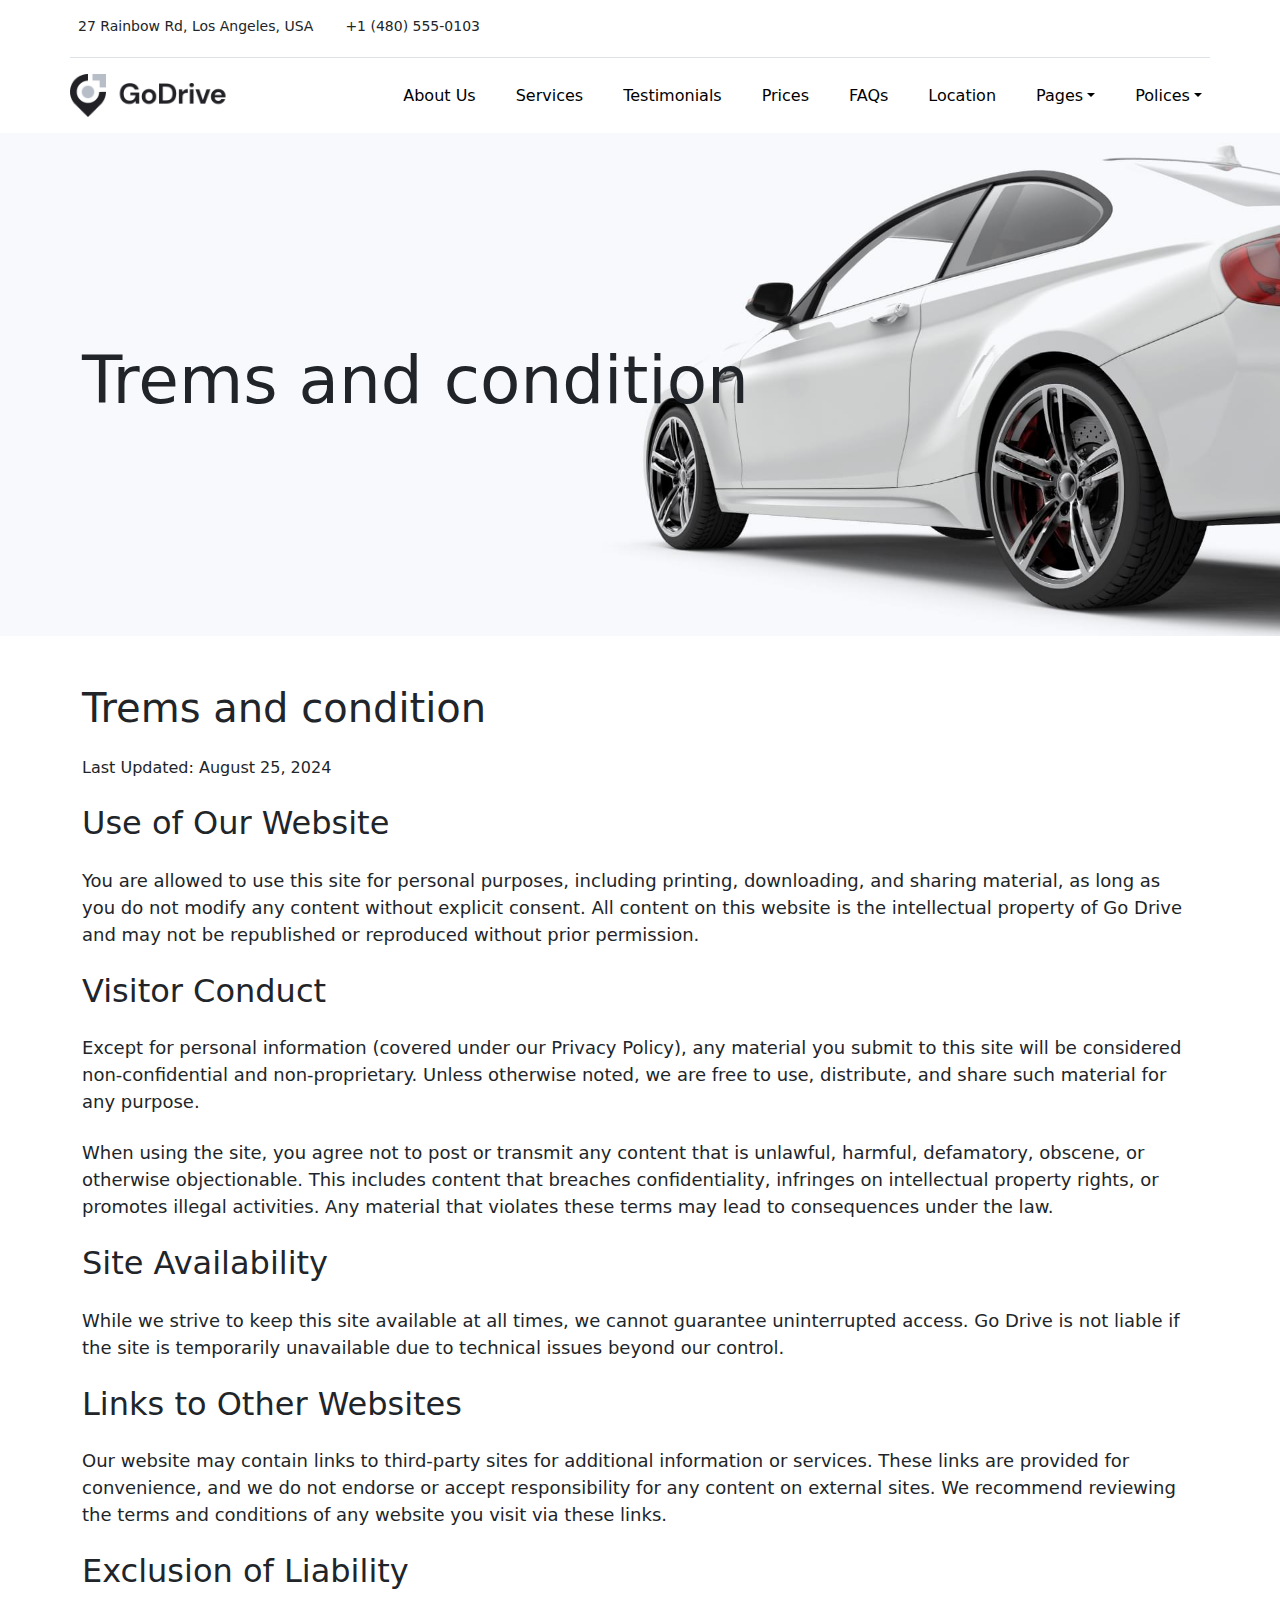
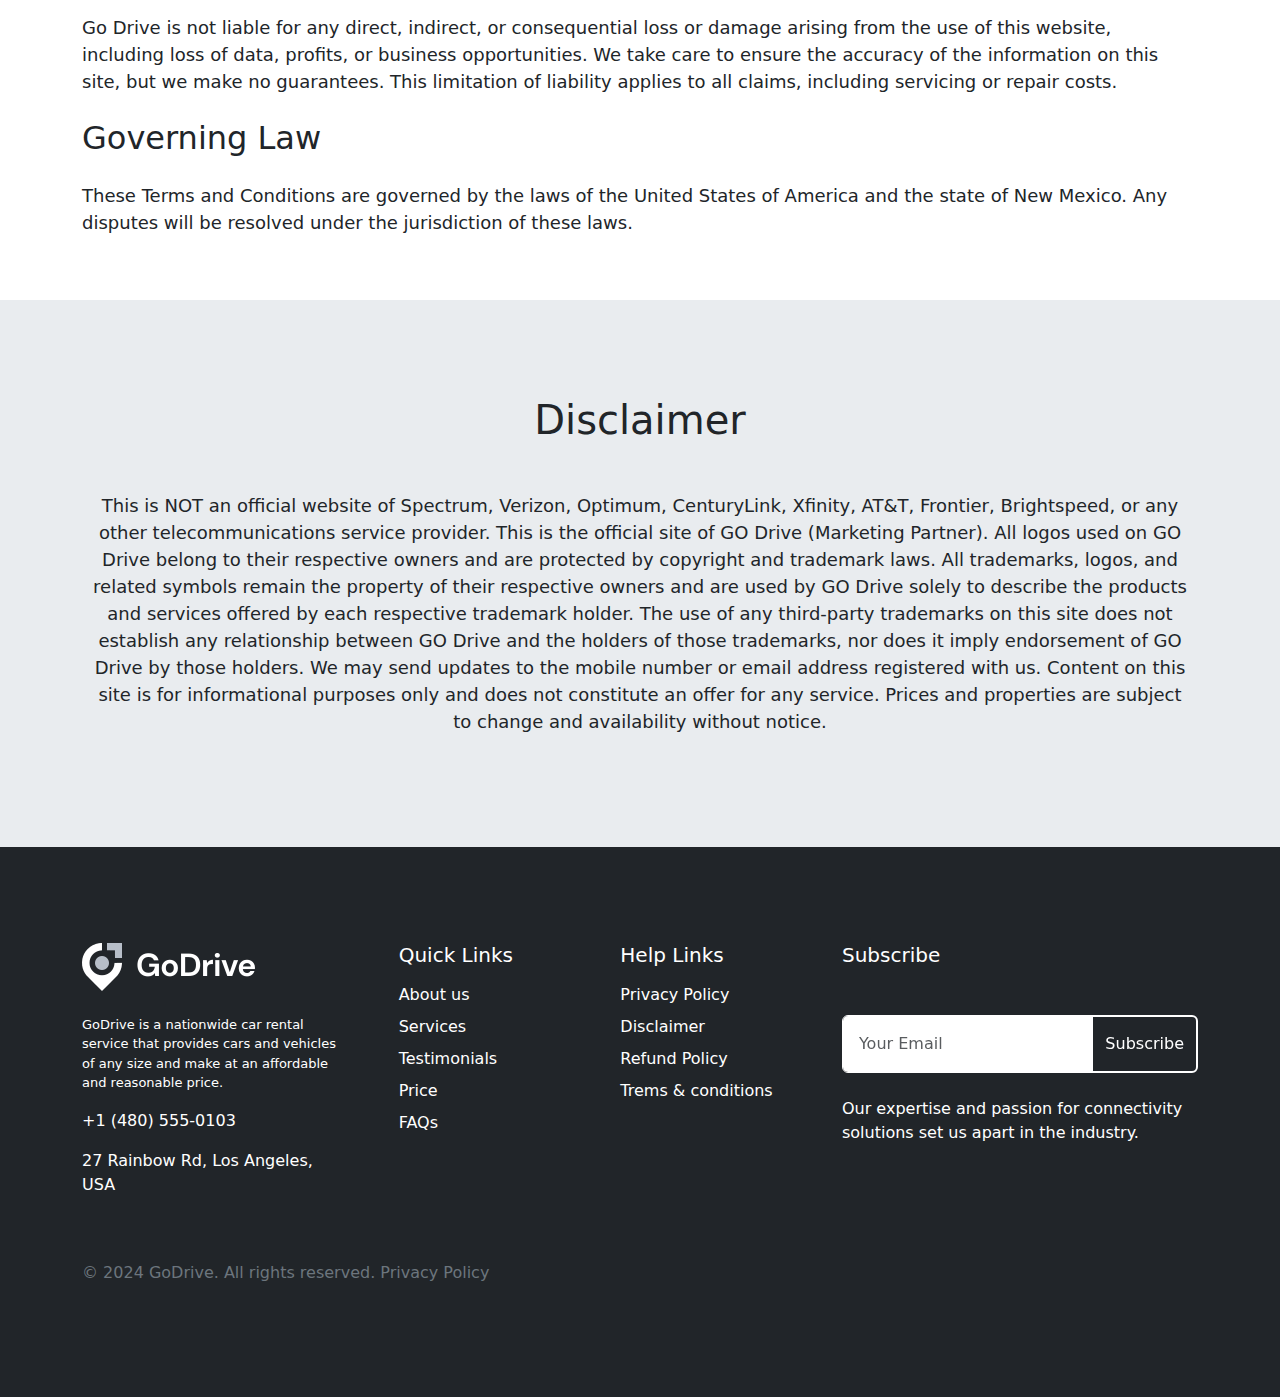
<file: tremsandcondition.html>
<!DOCTYPE html>
<html lang="en">
<head>
    <meta charset="UTF-8">
    <meta name="viewport" content="width=device-width, initial-scale=1.0">
    <link rel="stylesheet" href="https://cdnjs.cloudflare.com/ajax/libs/font-awesome/6.6.0/css/all.min.css" integrity="sha512-Kc323vGBEqzTmouAECnVceyQqyqdsSiqLQISBL29aUW4U/M7pSPA/gEUZQqv1cwx4OnYxTxve5UMg5GT6L4JJg==" crossorigin="anonymous" referrerpolicy="no-referrer" />
    <link href="https://cdn.jsdelivr.net/npm/bootstrap@5.3.3/dist/css/bootstrap.min.css" rel="stylesheet" integrity="sha384-QWTKZyjpPEjISv5WaRU9OFeRpok6YctnYmDr5pNlyT2bRjXh0JMhjY6hW+ALEwIH" crossorigin="anonymous">
    <link rel="stylesheet" href="style.css">
    <script src="https://cdn.jsdelivr.net/npm/@popperjs/core@2.11.8/dist/umd/popper.min.js" integrity="sha384-I7E8VVD/ismYTF4hNIPjVp/Zjvgyol6VFvRkX/vR+Vc4jQkC+hVqc2pM8ODewa9r" crossorigin="anonymous"></script>
    <script src="https://cdn.jsdelivr.net/npm/bootstrap@5.3.3/dist/js/bootstrap.min.js" integrity="sha384-0pUGZvbkm6XF6gxjEnlmuGrJXVbNuzT9qBBavbLwCsOGabYfZo0T0to5eqruptLy" crossorigin="anonymous"></script>
    <title>GoDrive-Car Rental  terms & condition</title>
</head>
<body>
    <div class="container-fluid px-0 p-0 ">

        <!-- navbar start  -->
        
     <!-- Topbar Start -->
  <div class="container-lg   d-none d-lg-block p-0 border-bottom pb-2 pt-1">
    <div class="row  align-items-center justify-content-between ">
        <div class="col-lg-6 text-start text-lg-start mb-2 mb-lg-0 ">
            <div class="d-inline-flex align-items-center" style="height: 45px">
                <small class="me-4  "><i class="fa fa-map-marker-alt me-2 fa-lg" ></i>27 Rainbow Rd, Los Angeles, USA</small>
                <small class=" "><i class="fa-solid fa-phone me-2 fa-lg"></i>+1 (480) 555-0103</small>
                <!-- <a href="https://wa.me/18555982158" class="btn text-black bg-white py-1 px-2 ms-3">9am - 6pm Eastern Time, Mon - Sat</a> -->
            </div>
            
        </div>
        <div class="col-lg-4 text-end  gap-3  text-lg-end d-flex justify-content-end ">
         <div> <a href="/"><i class="fa-brands fa-facebook-f" style="color: #061632;"></i></a></div>
         <div> <a href="/"> <i class="fa-brands fa-youtube" style="color: #061632;"></i></a></div>
         <div> <a href="/"> <i class="fa-brands fa-twitter" style="color: #061632;"></i></a></div>
         <div><a href="/"> <i class="fa-brands fa-instagram" style="color: #061632;"></i></a></div>
        </div>
    </div>
</div>
<!-- Topbar End -->

 <!-- Navbar & Carousel Start -->
  <div class="container-fluid bg-body  position-sticky top-0">

      <div class="container-lg container-fluid px-lg-0 px-sm-5 px-3  p-0 py-3 ">
          <nav class="navbar navbar-expand-lg navbar-dark  py-3 py-lg-0 ">
         <a href="index.html" class="navbar-brand p-0">
             
             
             <h2 class="m-0  text-primary">
                 <img src="./images/logo-default-416x96.png" alt="" width="90%">
                </h2>
            
      </a>
      <button class="navbar-toggler" type="button" data-bs-toggle="collapse" data-bs-target="#navbarCollapse">
          <span class="fa fa-bars "  style="color: #061632; " ></span>
        </button>
        <div class="collapse navbar-collapse" id="navbarCollapse">
            <div class="navbar-nav ms-auto py-0 gap-4 fw-medium">
                <a href="/" class="nav-item nav-link text-black active">About Us</a>
                <a href="#" class="nav-link text-black  " data-bs-toggle="dropdown"> Services</a>
              <a href="#" class="nav-link text-black ">Testimonials</a>
              <a href="/" class="nav-item nav-link text-black">Prices</a>
              <a href="/" class="nav-item nav-link text-black">FAQs</a>
              <a href="/" class="nav-item nav-link text-black">Location</a>
              <div class="nav-item dropdown">
                  <a
                  href="#"
                  class="nav-link text-black dropdown-toggle"
                  data-bs-toggle="dropdown"
                  >Pages</a
                  >
                  <div class="dropdown-menu m-0">
                      <!-- <a href="disclaimer.html" class="dropdown-item ">Disclaimer</a>-->
                    </div>
                </div>
                <div class="nav-item dropdown">
                    <a
                    href="#"
                    class="nav-link text-black dropdown-toggle"
                    data-bs-toggle="dropdown"
                    >Polices</a
                    >
                    <div class="dropdown-menu m-0">
                        <a href="disclaimer.html" class="dropdown-item ">Disclaimer</a>
                        <a href="privacypolicy.html" class="dropdown-item ">Privacy Policy</a>
                        <a href="tremsandcondition.html" class="dropdown-item ">Trems and condition</a>
                        <a href="refundpolicy.html" class="dropdown-item ">Refund Policy</a>
                      </div>
                  </div>
            </div>
        </div>
    </nav>
</div>
</div>
    <!-- navbar end  -->

    <!-- hero sec start  -->
    <div class="container-fluid px-lg-0 px-sm-5 px-3 main py-5">
        <div class="container-lg py-5 my-3 ">
            <div class="row py-5">
                <div class="col-12 py-5">
                    <h1 class="h-1 fw-medium">Trems and condition</h1>
                   
                </div>
            </div>

        </div>
        
    </div>
    <!-- hero sec end  -->

    <!-- dis sec page  -->
     <div class="container-fluid py-5">
        <div class="container">
            <h1>Trems and condition</h1>
            <p class="mt-4">Last Updated: August 25, 2024</p>
            <h2 class="mt-4">Use of Our Website</h2>
            <p class="mt-4 p1">You are allowed to use this site for personal purposes, including printing, downloading, and sharing material, as long as you do not modify any content without explicit consent. All content on this website is the intellectual property of Go Drive and may not be republished or reproduced without prior permission.</p>
            <h2 class="mt-4">Visitor Conduct</h2>
            <p class="mt-4 p1">Except for personal information (covered under our Privacy Policy), any material you submit to this site will be considered non-confidential and non-proprietary. Unless otherwise noted, we are free to use, distribute, and share such material for any purpose.</p>
            <p class="mt-4 p1">When using the site, you agree not to post or transmit any content that is unlawful, harmful, defamatory, obscene, or otherwise objectionable. This includes content that breaches confidentiality, infringes on intellectual property rights, or promotes illegal activities. Any material that violates these terms may lead to consequences under the law.</p>
            <h2 class="mt-4">Site Availability</h2>
            <p class="mt-4 p1">While we strive to keep this site available at all times, we cannot guarantee uninterrupted access. Go Drive is not liable if the site is temporarily unavailable due to technical issues beyond our control.</p>
            <h2 class="mt-4">Links to Other Websites</h2>
            <p class="mt-4 p1">Our website may contain links to third-party sites for additional information or services. These links are provided for convenience, and we do not endorse or accept responsibility for any content on external sites. We recommend reviewing the terms and conditions of any website you visit via these links.</p>
            <h2 class="mt-4">Exclusion of Liability</h2>
            <p class="mt-4 p1">Go Drive is not liable for any direct, indirect, or consequential loss or damage arising from the use of this website, including loss of data, profits, or business opportunities. We take care to ensure the accuracy of the information on this site, but we make no guarantees. This limitation of liability applies to all claims, including servicing or repair costs.            </p>
            <h2 class="mt-4">Governing Law</h2>
            <p class="mt-4 p1">These Terms and Conditions are governed by the laws of the United States of America and the state of New Mexico. Any disputes will be resolved under the jurisdiction of these laws.</p>
        </div>
     </div>
    <!-- dis sec page  -->

      <!-- disclaimer sec start  -->
            <div class="container-fluid bg-body-secondary py-5 ">
                <div class="container text-center py-5">
                    <h1>Disclaimer</h1>
                    <p class="p1 px-2 mt-5">This is NOT an official website of Spectrum, Verizon, Optimum, CenturyLink, Xfinity, AT&T, Frontier, Brightspeed, or any other telecommunications service provider. This is the official site of GO Drive (Marketing Partner). All logos used on GO Drive belong to their respective owners and are protected by copyright and trademark laws. All trademarks, logos, and related symbols remain the property of their respective owners and are used by GO Drive solely to describe the products and services offered by each respective trademark holder. The use of any third-party trademarks on this site does not establish any relationship between GO Drive and the holders of those trademarks, nor does it imply endorsement of GO Drive by those holders. We may send updates to the mobile number or email address registered with us. Content on this site is for informational purposes only and does not constitute an offer for any service. Prices and properties are subject to change and availability without notice.</p>

                </div>

            </div>
      <!-- disclaimer sec send -->


      <!-- footer sec start  -->
       <footer class="container-fluid px-lg-0 px-sm-5 px-3 bg-dark py-5">
        <div class="container-lg py-5">
            <div class="row justify-content-between">
                <div class="col-lg-3 col-md-4 col-sm-7 text-white">
                    <img src="./images/logo-inverse-416x96.png" alt="">
                    <p class="p4 mt-4">GoDrive is a nationwide car rental service that provides cars and vehicles of any size and make at an affordable and reasonable price.</p>
                    <p class="text-white">
                        <a href="" class="text-white text-decoration-none">+1 (480) 555-0103</a>
                    </p>
                    <p class="text-white">
                        27 Rainbow Rd, Los Angeles, USA
                    </p>
                </div>
                <div class="col-lg-2 col-md-3 col-sm-3 mt-sm-0 mt-5 flex-column d-flex">
                    <h5 class="text-white">Quick Links</h5>
                    
                    <a href="/" class="text-decoration-none text-white p3 mt-2">About us  </a>
                    <a href="/" class="text-decoration-none text-white p3 mt-2">Services  </a>
                    <a href="/" class="text-decoration-none text-white p3 mt-2">Testimonials </a>
                    <a href="/" class="text-decoration-none text-white p3 mt-2">Price</a>
                    <a href="/" class="text-decoration-none text-white p3 mt-2">FAQs</a>

                </div>
                <div class="col-lg-2 col-md-3 col-sm-3 mt-md-0 mt-5 flex-column d-flex">
                    <h5 class="text-white">Help Links</h5>
                    
                    <a href="privacypolicy.html" class="text-decoration-none text-white p3 mt-2">Privacy Policy </a>
                    <a href="disclaimer.html" class="text-decoration-none text-white p3 mt-2">Disclaimer  </a>
                    <a href="refundpolicy.html" class="text-decoration-none text-white p3 mt-2">Refund Policy</a>
                    <a href="tremsandcondition.html" class="text-decoration-none text-white p3 mt-2">Trems & conditions</a>

                </div>
                <div class="col-lg-4 col-md-3 col-sm-6 mt-md-0 mt-5 ">
                    <h5 class="text-white">Subscribe</h5>
                    <form action=""  class="mt-5">
                        <div class="input-group">
                          <input
                            type="text"
                            class="form-control border-white p-3"
                            placeholder="Your Email"
                          />
                          <button class="btn btn-white text-white " style="border:2px solid white;" >Subscribe</button>
                        </div>
                      </form>
                      <p class="text-white mt-4">Our expertise and passion for connectivity solutions set us apart in the industry.</p>

                </div>
              
             </div>
             <p class="text-secondary mt-5">© 2024 GoDrive. All rights reserved. Privacy Policy</p>
        </div>
        
       </footer>
      <!-- footer sec end  -->

</div>

</body>
</html>
</file>
<file: style.css>
.main{
    background-image: url(./images/parallax-01.jpg);
    background-size: cover;
    background-image: fixed;
    /* position: fixed; */
    background-position: center;
    

    background-repeat: no-repeat;
}
.h-10{
    font-size: 66px;
}
.h-1{
    font-size: 66px;
}
.h-2{
    font-size: 45px;
}
.h{
    font-size: 45px;
    width: 60%;
}
.h-3{
    font-size: 55px;
}
.link{
    background-color: black;
    color: white;
}
.link:hover{
    background-color: rgb(211, 204, 195);
    color: black;
}
.link1{
    background-color: white;
    color: black;
}
.link1:hover{
    background-color: rgb(156, 153, 150);
    color: white;
}
.p10{
    font-size: 18px;
    width: 75%;
}
.p1{
    font-size: 18px;
}
.p2{
    font-size: 15px;
}
.p3{
    font: size 14px; ;
}
.p4{
    font-size: 13px;
}
.sec-card{
    width: 100%;
    display: flex;
    justify-content: space-between;
}
.card-1{
    width: 23%;
     border: 1px solid rgb(197, 192, 192);
}
.ul-1 {
    color: grey;
    font-size: 14px;
    border-top: 1px solid rgb(150, 147, 147);
}
.main1{
    background-image: url(./images/parallax-02-1920x1080.jpg);
    background-size: cover;
    background-repeat: no-repeat;

}
.sec-card-2{
    width: 100%;
    display: flex;
    justify-content: space-between;
}
.card-3{
    width: 48%;
}
.card-2{
    width: 100%;
    border-radius: 10px;
     border: 1px solid rgb(197, 192, 192);
}
.clint{
    width: 80px;
    border-radius: 100%;
}

@media screen and (max-width: 1200px) {
    .main{
        background-image: url(./images/parallax-01.jpg);
        background-size: cover;
        background-image: fixed;
        /* position: fixed; */
        background-position: center;
        
    
        background-repeat: no-repeat;
    }
    .h-1{
        font-size: 66px;
    }
    .h-2{
        font-size: 45px;
    }
    .h{
        font-size: 45px;
        width: 60%;
    }
    .h-3{
        font-size: 55px;
    }
    .link{
        background-color: black;
        color: white;
    }
    .link:hover{
        background-color: rgb(211, 204, 195);
        color: black;
    }
    .link1{
        background-color: white;
        color: black;
    }
    .link1:hover{
        background-color: rgb(156, 153, 150);
        color: white;
    }
    .p1{
        font-size: 18px;
    }
    .p2{
        font-size: 15px;
    }
    .p3{
        font: size 14px; ;
    }
    .p4{
        font-size: 13px;
    }
    .sec-card{
        width: 100%;
        flex-wrap: wrap;
        justify-content: space-between;
    }
    .card-1{
        width: 30%;
         border: 1px solid rgb(197, 192, 192);
    }
    .ul-1 {
        color: grey;
        font-size: 14px;
        border-top: 1px solid rgb(150, 147, 147);
    }
    .main1{
        background-image: url(./images/parallax-02-1920x1080.jpg);
        background-size: cover;
        background-repeat: no-repeat;
    
    }
    .sec-card-2{
        width: 100%;
        display: flex;
        justify-content: space-between;
    }
    .card-3{
        width: 48%;
    }
    .card-2{
        width: 100%;
        border-radius: 10px;
         border: 1px solid rgb(197, 192, 192);
    }
    .clint{
        width: 80px;
        border-radius: 100%;
    }
    
   
}

@media screen and (max-width: 992px) {
    .sec-card{
        width: 100%;
        flex-wrap: wrap;
        justify-content: space-between;
    }
    .card-1{
        width: 45%;
         border: 1px solid rgb(197, 192, 192);
    }
    .sec-card-2{
        width: 100%;
        flex-wrap: wrap;
        justify-content: space-between;
    }
    .card-3{
        width: 100%;
    }
    .card-2{
        width: 100%;
        border-radius: 10px;
         border: 1px solid rgb(197, 192, 192);
    }
    .clint{
        width: 80px;
        border-radius: 100%;
    }
}

@media screen and (max-width: 768px) {
    .main{
        background-image: url(./images/parallax-01.jpg);
        background-size: cover;
        object-fit: cover;
        
        background-image: fixed;
        /* position: fixed; */
        background-position: center;
        
    
        background-repeat: no-repeat;
    }
    .p10{
        font-size: 18px;
        width: 100%;
    }
    .h-1{
        font-size: 50px;
    }
    .h-2{
        font-size: 35px;
    }
    .h{
        font-size: 45px;
        width: 60%;
    }
    .h-3{
        font-size: 40px;
    }
    .h-10{
        font-size:40px;
    }
    .sec-card{
        width: 100%;
        flex-wrap: wrap;
        justify-content: space-between;
    }
    .card-1{
        width: 48%;
         border: 1px solid rgb(197, 192, 192);
    }
}

@media screen and (max-width: 574px) {
    .h-10{
        font-size:30px;
    }
    .sec-card{
        width: 100%;
        flex-wrap: wrap;
        justify-content: space-between;
    }
    .p10{
        font-size: 18px;
        width: 100%;
    }
    .h-1{
        font-size: 50px;
    }
    .h-2{
        font-size: 35px;
    }
    .h{
        font-size: 45px;
        width: 60%;
    }
    .h-3{
        font-size: 30px;
    }
    .h-10{
        font-size:40px;
    }
    .card-1{
        width: 100%;
         border: 1px solid rgb(197, 192, 192);
    }
}
</file>
